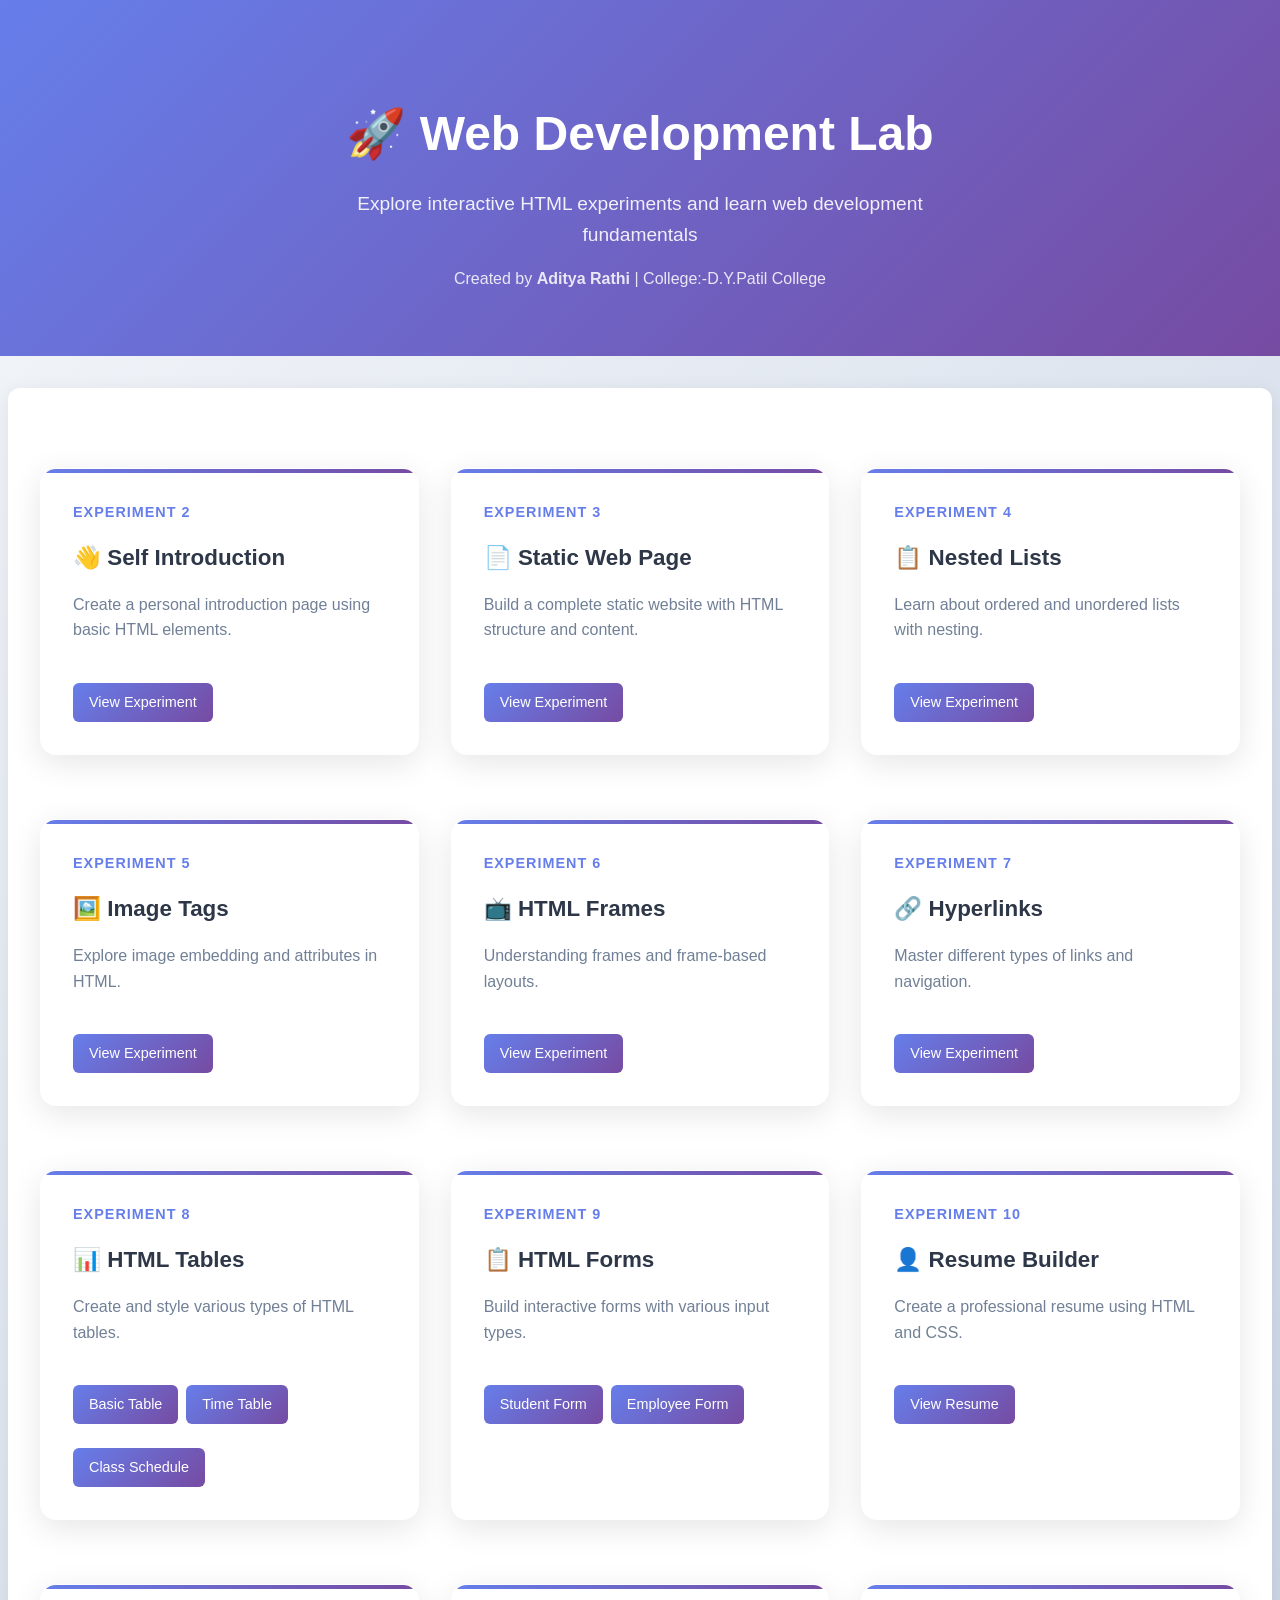
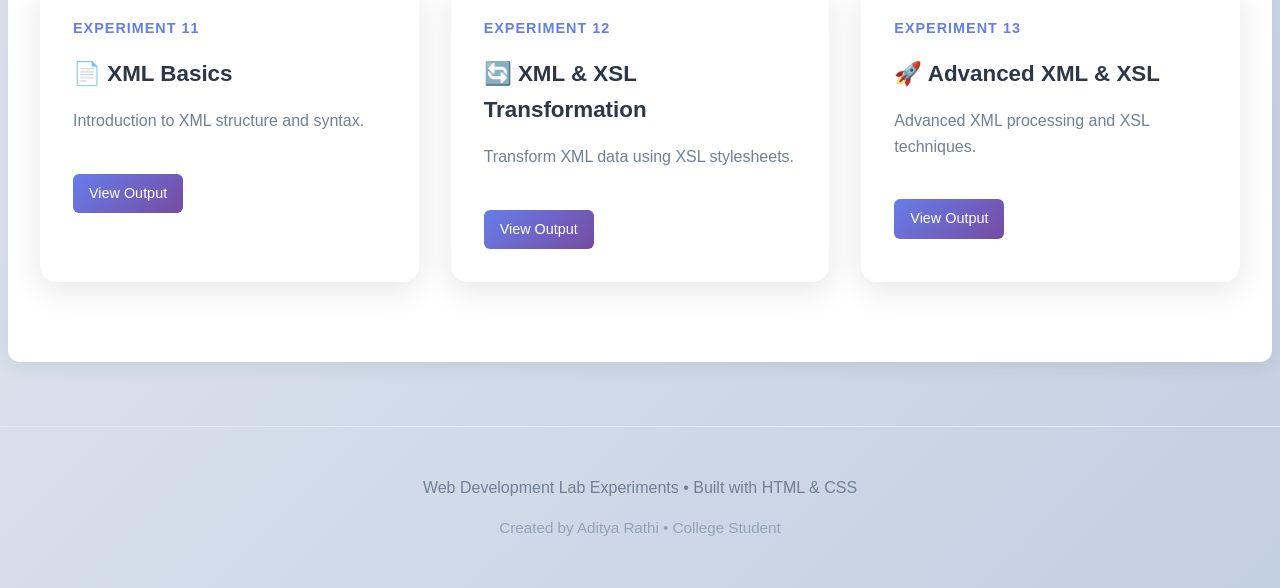
<file: index.html>
<!DOCTYPE html>
<html lang="en">
<head>
    <meta charset="UTF-8">
    <meta name="viewport" content="width=device-width, initial-scale=1.0">
    <title>Web Development Lab - Experiments</title>
    <link rel="stylesheet" href="nav-style.css">
    <style>
        body {
            background: linear-gradient(135deg, #f5f7fa 0%, #c3cfe2 100%);
            min-height: 100vh;
            padding: 0;
        }

        .hero {
            text-align: center;
            padding: 4rem 2rem;
            background: linear-gradient(135deg, #667eea 0%, #764ba2 100%);
            color: white;
            margin-bottom: 2rem;
        }

        .hero h1 {
            font-size: 3rem;
            margin-bottom: 1rem;
            font-weight: 700;
        }

        .hero p {
            font-size: 1.2rem;
            opacity: 0.9;
            max-width: 600px;
            margin: 0 auto;
        }

        .container {
            max-width: 1200px;
            margin: 0 auto;
            padding: 2rem;
        }

        .experiments-grid {
            display: grid;
            grid-template-columns: repeat(auto-fit, minmax(350px, 1fr));
            gap: 2rem;
            margin-top: 2rem;
        }

        .experiment-card {
            background: white;
            border-radius: 16px;
            padding: 2rem;
            box-shadow: 0 8px 32px rgba(0, 0, 0, 0.1);
            border: 1px solid rgba(255, 255, 255, 0.2);
            transition: all 0.3s ease;
            position: relative;
            overflow: hidden;
        }

        .experiment-card::before {
            content: '';
            position: absolute;
            top: 0;
            left: 0;
            right: 0;
            height: 4px;
            background: linear-gradient(90deg, #667eea, #764ba2);
        }

        .experiment-card:hover {
            transform: translateY(-8px);
            box-shadow: 0 16px 48px rgba(0, 0, 0, 0.15);
        }

        .experiment-card h3 {
            margin-top: 0;
            color: #2d3748;
            font-size: 1.4rem;
            font-weight: 600;
            margin-bottom: 0.5rem;
        }

        .experiment-card .experiment-number {
            color: #667eea;
            font-weight: 700;
            font-size: 0.9rem;
            text-transform: uppercase;
            letter-spacing: 1px;
            margin-bottom: 1rem;
            display: block;
        }

        .experiment-card p {
            color: #718096;
            margin-bottom: 1.5rem;
            line-height: 1.6;
        }

        .experiment-links {
            display: flex;
            flex-wrap: wrap;
            gap: 0.5rem;
        }

        .experiment-links .btn {
            padding: 0.5rem 1rem;
            font-size: 0.9rem;
            text-decoration: none;
            border-radius: 6px;
            transition: all 0.3s ease;
        }

        .experiment-links .btn:hover {
            transform: translateY(-2px);
        }

        .footer {
            text-align: center;
            padding: 2rem;
            color: #718096;
            border-top: 1px solid #e2e8f0;
            margin-top: 4rem;
        }
    </style>
</head>
<body>
    <div class="hero">
        <h1>🚀 Web Development Lab</h1>
        <p>Explore interactive HTML experiments and learn web development fundamentals</p>
        <p style="margin-top: 1rem; font-size: 1rem; opacity: 0.85;">Created by <strong>Aditya Rathi</strong> | College:-D.Y.Patil College</p>
    </div>

    <div class="container">
        <div class="experiments-grid">
            <div class="experiment-card">
                <span class="experiment-number">Experiment 2</span>
                <h3>👋 Self Introduction</h3>
                <p>Create a personal introduction page using basic HTML elements.</p>
                <div class="experiment-links">
                    <a href="experientno2.html" class="btn">View Experiment</a>
                </div>
            </div>

            <div class="experiment-card">
                <span class="experiment-number">Experiment 3</span>
                <h3>📄 Static Web Page</h3>
                <p>Build a complete static website with HTML structure and content.</p>
                <div class="experiment-links">
                    <a href="exprimentno3.html" class="btn">View Experiment</a>
                </div>
            </div>

            <div class="experiment-card">
                <span class="experiment-number">Experiment 4</span>
                <h3>📋 Nested Lists</h3>
                <p>Learn about ordered and unordered lists with nesting.</p>
                <div class="experiment-links">
                    <a href="experimentno4.html" class="btn">View Experiment</a>
                </div>
            </div>

            <div class="experiment-card">
                <span class="experiment-number">Experiment 5</span>
                <h3>🖼️ Image Tags</h3>
                <p>Explore image embedding and attributes in HTML.</p>
                <div class="experiment-links">
                    <a href="experimentno5.html" class="btn">View Experiment</a>
                </div>
            </div>

            <div class="experiment-card">
                <span class="experiment-number">Experiment 6</span>
                <h3>📺 HTML Frames</h3>
                <p>Understanding frames and frame-based layouts.</p>
                <div class="experiment-links">
                    <a href="Experiment 6/frames.html" class="btn">View Experiment</a>
                </div>
            </div>

            <div class="experiment-card">
                <span class="experiment-number">Experiment 7</span>
                <h3>🔗 Hyperlinks</h3>
                <p>Master different types of links and navigation.</p>
                <div class="experiment-links">
                    <a href="Experiment 7/link.html" class="btn">View Experiment</a>
                </div>
            </div>

            <div class="experiment-card">
                <span class="experiment-number">Experiment 8</span>
                <h3>📊 HTML Tables</h3>
                <p>Create and style various types of HTML tables.</p>
                <div class="experiment-links">
                    <a href="Experiment 8/table1.html" class="btn">Basic Table</a>
                    <a href="Experiment 8/table2.html" class="btn">Time Table</a>
                    <a href="Experiment 8/table3.html" class="btn">Class Schedule</a>
                </div>
            </div>

            <div class="experiment-card">
                <span class="experiment-number">Experiment 9</span>
                <h3>📋 HTML Forms</h3>
                <p>Build interactive forms with various input types.</p>
                <div class="experiment-links">
                    <a href="Experiment 9/form.html" class="btn">Student Form</a>
                    <a href="Experiment 9/form1.html" class="btn">Employee Form</a>
                </div>
            </div>

            <div class="experiment-card">
                <span class="experiment-number">Experiment 10</span>
                <h3>👤 Resume Builder</h3>
                <p>Create a professional resume using HTML and CSS.</p>
                <div class="experiment-links">
                    <a href="Experiment 10/Resume.html" class="btn">View Resume</a>
                </div>
            </div>

            <div class="experiment-card">
                <span class="experiment-number">Experiment 11</span>
                <h3>📄 XML Basics</h3>
                <p>Introduction to XML structure and syntax.</p>
                <div class="experiment-links">
                    <a href="Experimentno11/student.xml" class="btn">View Output</a>
                </div>
            </div>

            <div class="experiment-card">
                <span class="experiment-number">Experiment 12</span>
                <h3>🔄 XML & XSL Transformation</h3>
                <p>Transform XML data using XSL stylesheets.</p>
                <div class="experiment-links">
                    <a href="Experimentno12/students.xml" class="btn">View Output</a>
                </div>
            </div>

            <div class="experiment-card">
                <span class="experiment-number">Experiment 13</span>
                <h3>🚀 Advanced XML & XSL</h3>
                <p>Advanced XML processing and XSL techniques.</p>
                <div class="experiment-links">
                    <a href="Experimentno13/cat.xml" class="btn">View Output</a>
                </div>
            </div>
        </div>
    </div>

    <div class="footer">
        <p>Web Development Lab Experiments • Built with HTML & CSS</p>
        <p style="margin-top: 0.5rem; font-size: 0.95rem; color: #94a3b8;">Created by Aditya Rathi • College Student</p>
    </div>
</body>
</html>
</file>
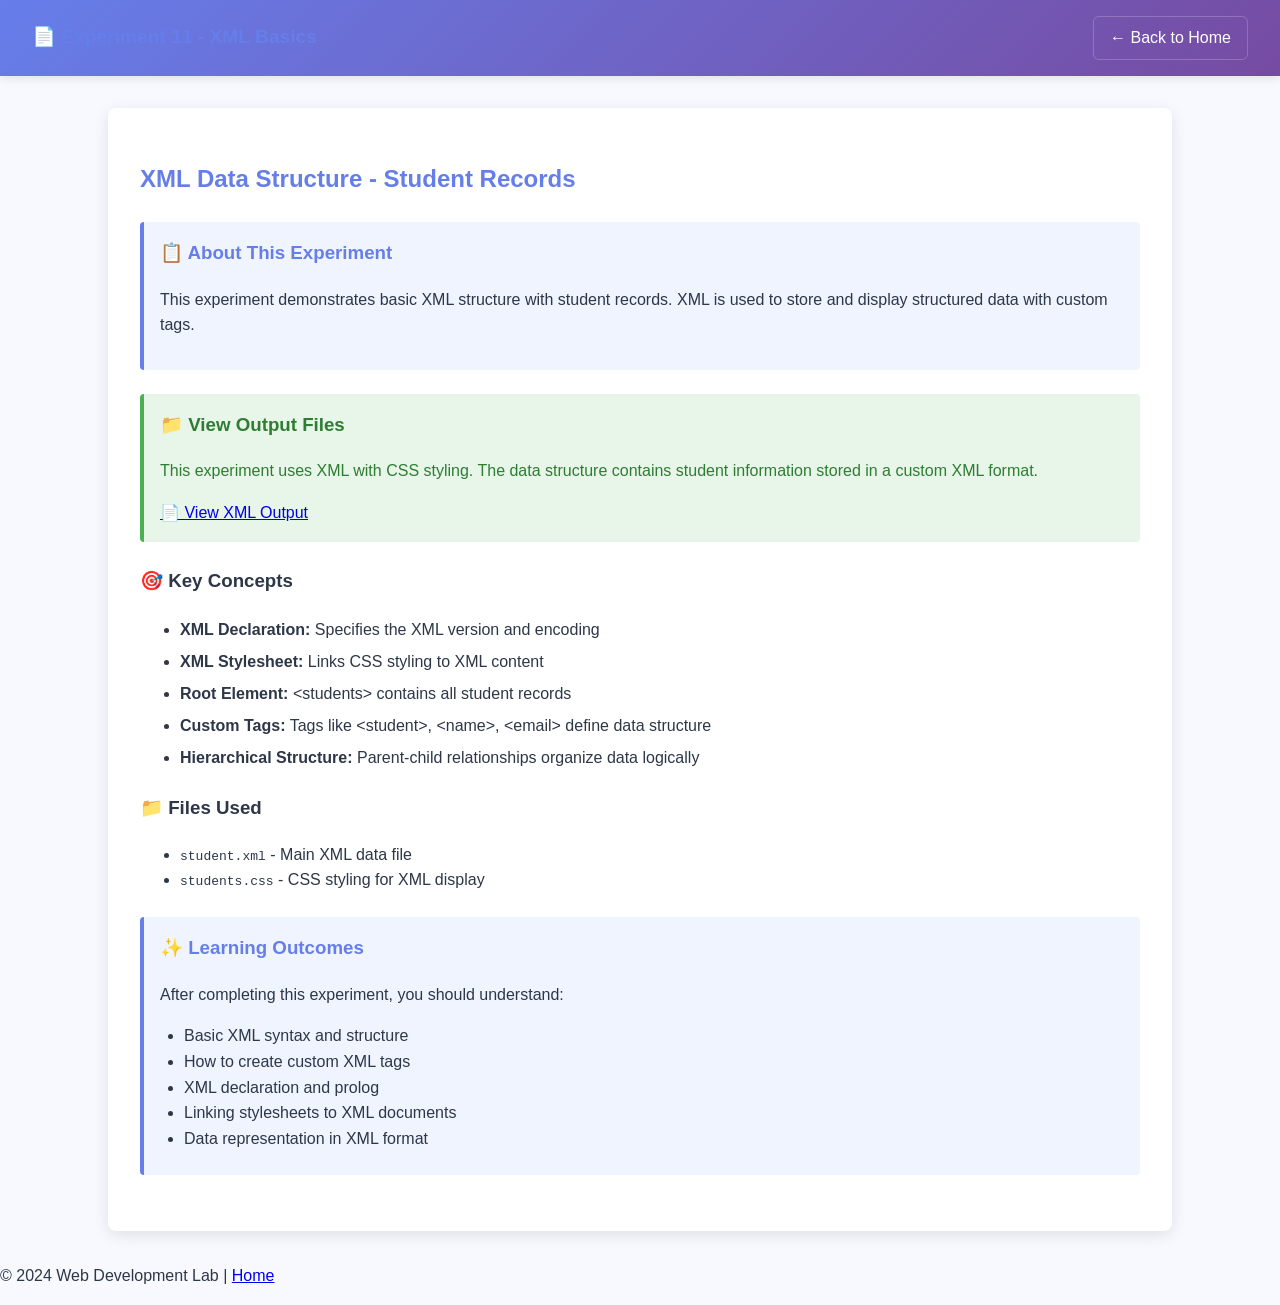
<file: Experimentno11/index.html>
<!DOCTYPE html>
<html lang="en">
<head>
    <meta charset="UTF-8">
    <meta name="viewport" content="width=device-width, initial-scale=1.0">
    <title>Experiment 11 - XML Basics</title>
    <link rel="stylesheet" href="../nav-style.css">
    <style>
        body {
            font-family: 'Segoe UI', Tahoma, Geneva, Verdana, sans-serif;
            background-color: #f8f9ff;
            color: #2d3748;
        }
        .container {
            background: white;
            padding: 2rem;
            border-radius: 8px;
            box-shadow: 0 4px 15px rgba(0, 0, 0, 0.1);
            max-width: 1000px;
            margin: 2rem auto;
        }
        h2 {
            color: #667eea;
            margin-bottom: 1.5rem;
        }
        .xml-viewer {
            background: #f5f5f5;
            border: 1px solid #e2e8f0;
            border-radius: 8px;
            padding: 1.5rem;
            margin: 1.5rem 0;
            overflow-x: auto;
            font-family: 'Courier New', monospace;
            font-size: 0.9rem;
            line-height: 1.6;
        }
        .xml-tag {
            color: #667eea;
            font-weight: 600;
        }
        .xml-attr {
            color: #764ba2;
        }
        .xml-text {
            color: #2d3748;
        }
        .info-box {
            background: #f0f4ff;
            border-left: 4px solid #667eea;
            padding: 1rem;
            margin: 1.5rem 0;
            border-radius: 4px;
        }
        .info-box h3 {
            margin-top: 0;
            color: #667eea;
        }
    </style>
</head>
<body>
    <nav class="nav-header">
        <h2 class="nav-title">📄 Experiment 11 - XML Basics</h2>
        <div class="nav-buttons">
            <a href="../index.html" class="back-btn">← Back to Home</a>
        </div>
    </nav>

    <div class="container">
        <h2>XML Data Structure - Student Records</h2>
        
        <div class="info-box">
            <h3>📋 About This Experiment</h3>
            <p>This experiment demonstrates basic XML structure with student records. XML is used to store and display structured data with custom tags.</p>
        </div>

        <div class="info-box" style="background: #e8f5e9; border-color: #4caf50;">
            <h3 style="color: #2e7d32;">📁 View Output Files</h3>
            <p style="color: #2e7d32;">This experiment uses XML with CSS styling. The data structure contains student information stored in a custom XML format.</p>
            <div class="file-links" style="margin-top: 1rem;">
                <a href="student.xml" class="file-link">📄 View XML Output</a>
            </div>
        </div>

        <h3>🎯 Key Concepts</h3>
        <ul style="line-height: 2;">
            <li><strong>XML Declaration:</strong> Specifies the XML version and encoding</li>
            <li><strong>XML Stylesheet:</strong> Links CSS styling to XML content</li>
            <li><strong>Root Element:</strong> &lt;students&gt; contains all student records</li>
            <li><strong>Custom Tags:</strong> Tags like &lt;student&gt;, &lt;name&gt;, &lt;email&gt; define data structure</li>
            <li><strong>Hierarchical Structure:</strong> Parent-child relationships organize data logically</li>
        </ul>

        <h3>📁 Files Used</h3>
        <ul>
            <li><code>student.xml</code> - Main XML data file</li>
            <li><code>students.css</code> - CSS styling for XML display</li>
        </ul>

        <div class="info-box">
            <h3>✨ Learning Outcomes</h3>
            <p>After completing this experiment, you should understand:</p>
            <ul style="margin: 0.5rem 0; padding-left: 1.5rem;">
                <li>Basic XML syntax and structure</li>
                <li>How to create custom XML tags</li>
                <li>XML declaration and prolog</li>
                <li>Linking stylesheets to XML documents</li>
                <li>Data representation in XML format</li>
            </ul>
        </div>
    </div>

    <footer class="exp-footer">
        <p>&copy; 2024 Web Development Lab | 
            <a href="../index.html">Home</a>
        </p>
    </footer>
</body>
</html>
</file>
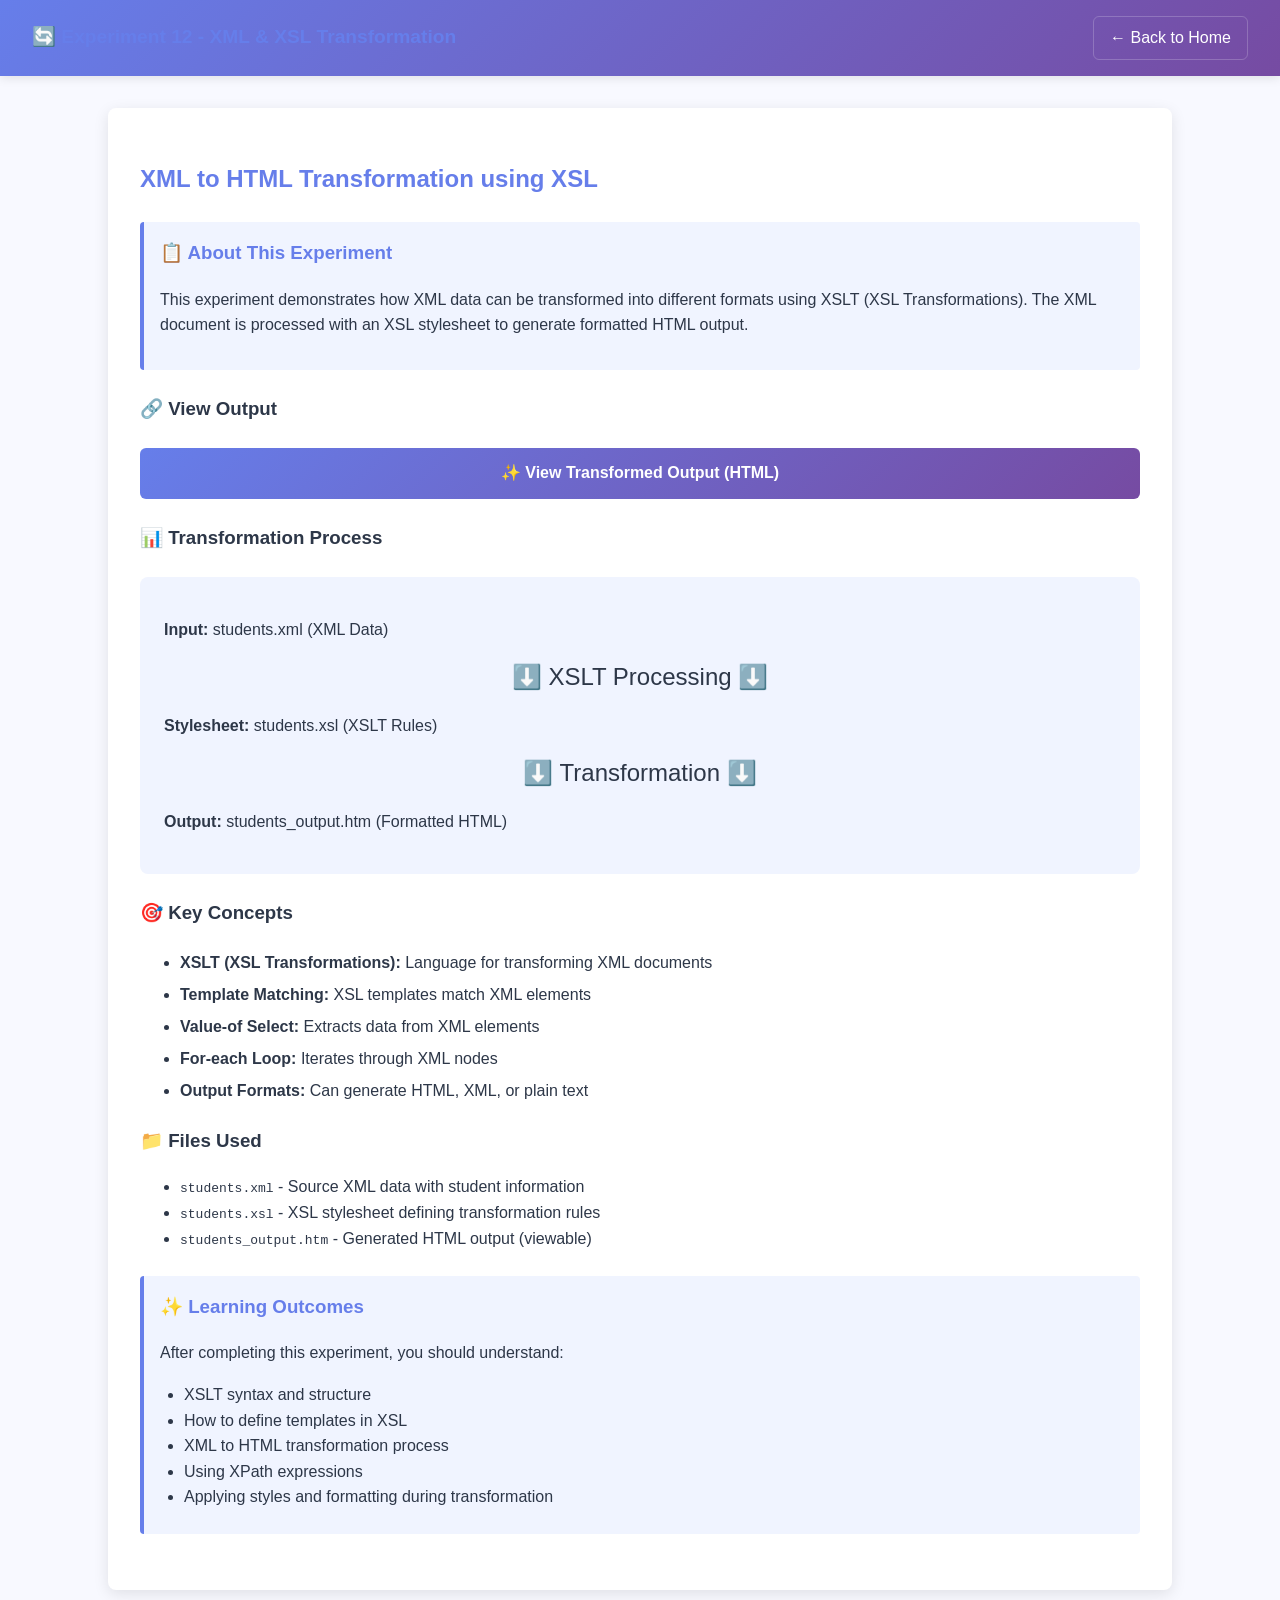
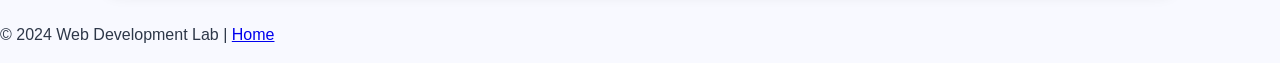
<file: Experimentno12/index.html>
<!DOCTYPE html>
<html lang="en">
<head>
    <meta charset="UTF-8">
    <meta name="viewport" content="width=device-width, initial-scale=1.0">
    <title>Experiment 12 - XML & XSL Transformation</title>
    <link rel="stylesheet" href="../nav-style.css">
    <style>
        body {
            font-family: 'Segoe UI', Tahoma, Geneva, Verdana, sans-serif;
            background-color: #f8f9ff;
            color: #2d3748;
        }
        .container {
            background: white;
            padding: 2rem;
            border-radius: 8px;
            box-shadow: 0 4px 15px rgba(0, 0, 0, 0.1);
            max-width: 1000px;
            margin: 2rem auto;
        }
        h2 {
            color: #667eea;
            margin-bottom: 1.5rem;
        }
        .xml-viewer {
            background: #f5f5f5;
            border: 1px solid #e2e8f0;
            border-radius: 8px;
            padding: 1.5rem;
            margin: 1.5rem 0;
            overflow-x: auto;
            font-family: 'Courier New', monospace;
            font-size: 0.9rem;
            line-height: 1.6;
        }
        .xml-tag {
            color: #667eea;
            font-weight: 600;
        }
        .info-box {
            background: #f0f4ff;
            border-left: 4px solid #667eea;
            padding: 1rem;
            margin: 1.5rem 0;
            border-radius: 4px;
        }
        .info-box h3 {
            margin-top: 0;
            color: #667eea;
        }
        .file-links {
            display: flex;
            gap: 1rem;
            margin: 1.5rem 0;
            flex-wrap: wrap;
        }
        .file-link {
            display: inline-block;
            background: linear-gradient(135deg, #667eea 0%, #764ba2 100%);
            color: white;
            padding: 0.8rem 1.5rem;
            border-radius: 6px;
            text-decoration: none;
            font-weight: 600;
            transition: all 0.3s ease;
        }
        .file-link:hover {
            transform: translateY(-2px);
            box-shadow: 0 5px 15px rgba(102, 126, 234, 0.4);
        }
    </style>
</head>
<body>
    <nav class="nav-header">
        <h2 class="nav-title">🔄 Experiment 12 - XML & XSL Transformation</h2>
        <div class="nav-buttons">
            <a href="../index.html" class="back-btn">← Back to Home</a>
        </div>
    </nav>

    <div class="container">
        <h2>XML to HTML Transformation using XSL</h2>
        
        <div class="info-box">
            <h3>📋 About This Experiment</h3>
            <p>This experiment demonstrates how XML data can be transformed into different formats using XSLT (XSL Transformations). The XML document is processed with an XSL stylesheet to generate formatted HTML output.</p>
        </div>

        <h3>🔗 View Output</h3>
        <div class="file-links">
            <a href="students_output.htm" class="file-link" style="width: 100%; text-align: center;">✨ View Transformed Output (HTML)</a>
        </div>

        <h3>📊 Transformation Process</h3>
        <div style="background: #f0f4ff; padding: 1.5rem; border-radius: 8px; margin: 1.5rem 0;">
            <p><strong>Input:</strong> students.xml (XML Data)</p>
            <p style="text-align: center; font-size: 1.5rem; margin: 1rem 0;">⬇️ XSLT Processing ⬇️</p>
            <p><strong>Stylesheet:</strong> students.xsl (XSLT Rules)</p>
            <p style="text-align: center; font-size: 1.5rem; margin: 1rem 0;">⬇️ Transformation ⬇️</p>
            <p><strong>Output:</strong> students_output.htm (Formatted HTML)</p>
        </div>

        <h3>🎯 Key Concepts</h3>
        <ul style="line-height: 2;">
            <li><strong>XSLT (XSL Transformations):</strong> Language for transforming XML documents</li>
            <li><strong>Template Matching:</strong> XSL templates match XML elements</li>
            <li><strong>Value-of Select:</strong> Extracts data from XML elements</li>
            <li><strong>For-each Loop:</strong> Iterates through XML nodes</li>
            <li><strong>Output Formats:</strong> Can generate HTML, XML, or plain text</li>
        </ul>

        <h3>📁 Files Used</h3>
        <ul>
            <li><code>students.xml</code> - Source XML data with student information</li>
            <li><code>students.xsl</code> - XSL stylesheet defining transformation rules</li>
            <li><code>students_output.htm</code> - Generated HTML output (viewable)</li>
        </ul>

        <div class="info-box">
            <h3>✨ Learning Outcomes</h3>
            <p>After completing this experiment, you should understand:</p>
            <ul style="margin: 0.5rem 0; padding-left: 1.5rem;">
                <li>XSLT syntax and structure</li>
                <li>How to define templates in XSL</li>
                <li>XML to HTML transformation process</li>
                <li>Using XPath expressions</li>
                <li>Applying styles and formatting during transformation</li>
            </ul>
        </div>
    </div>

    <footer class="exp-footer">
        <p>&copy; 2024 Web Development Lab | 
            <a href="../index.html">Home</a>
        </p>
    </footer>
</body>
</html>
</file>
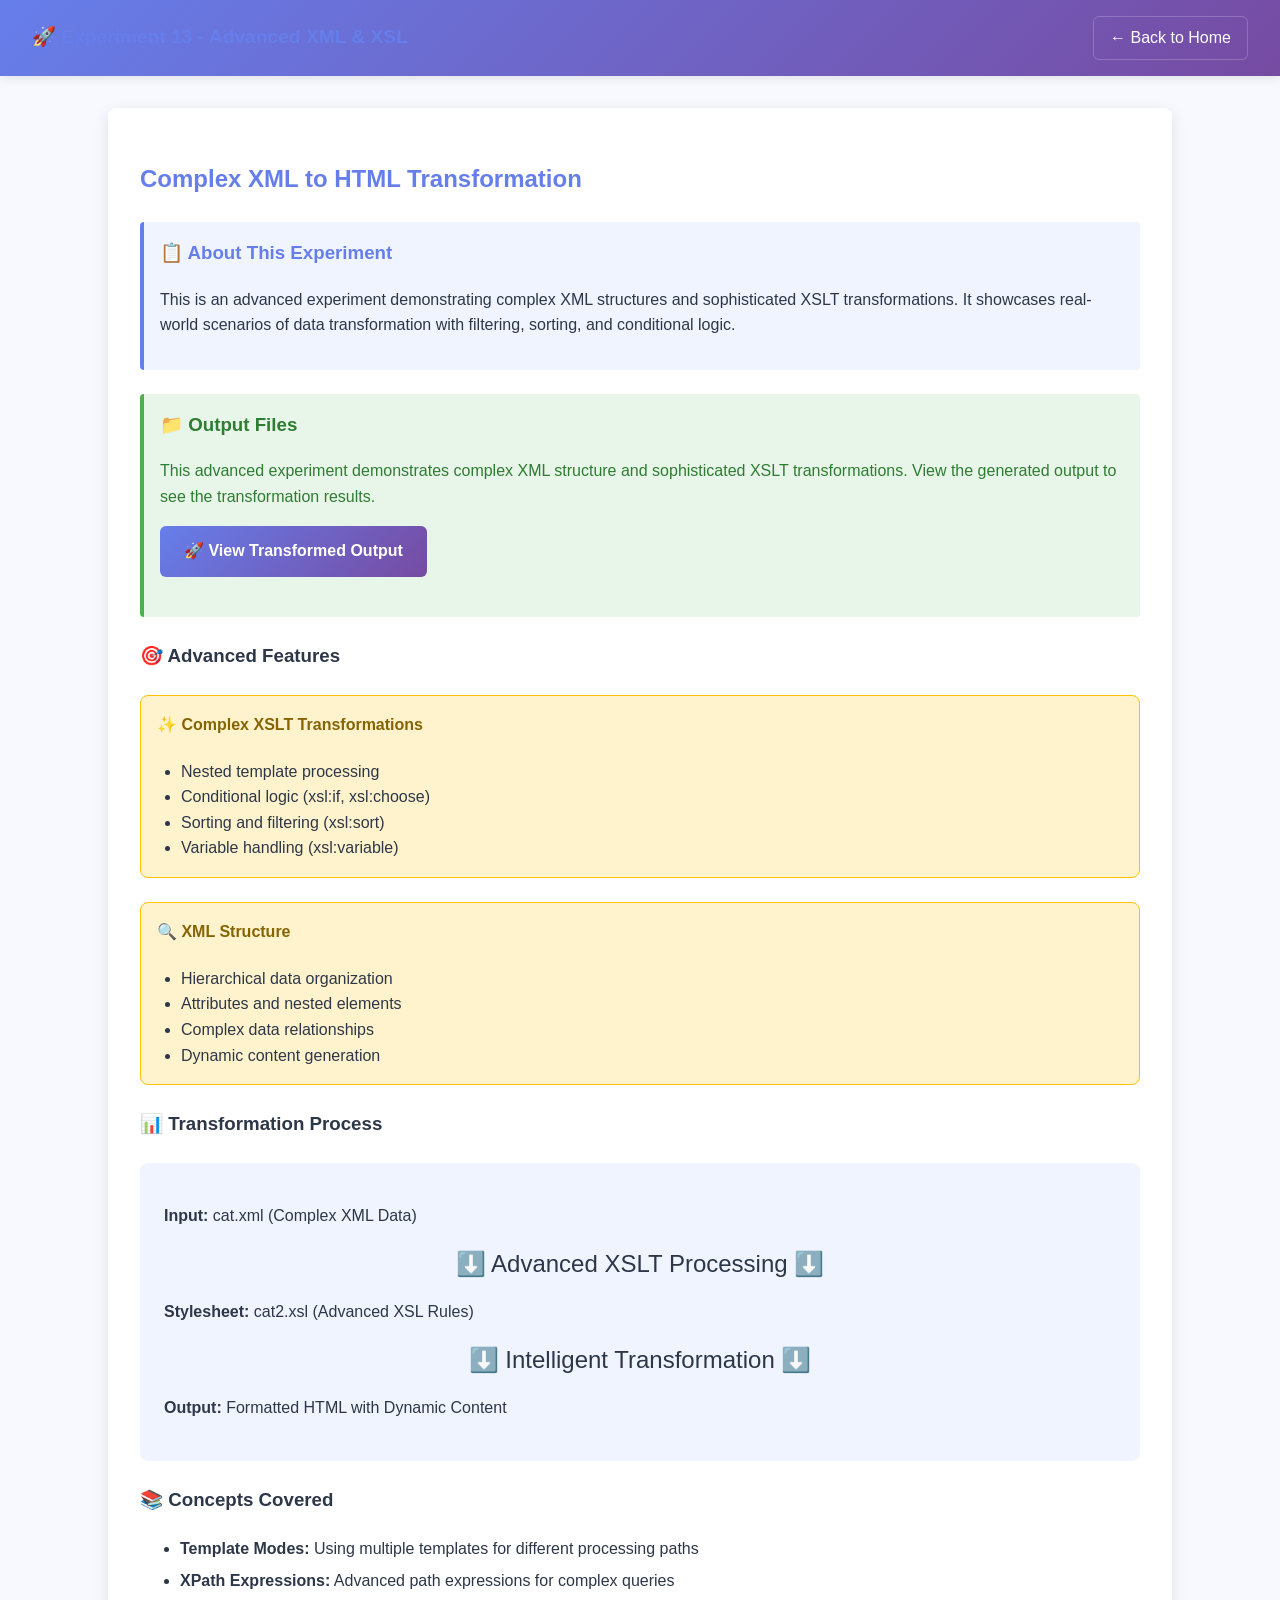
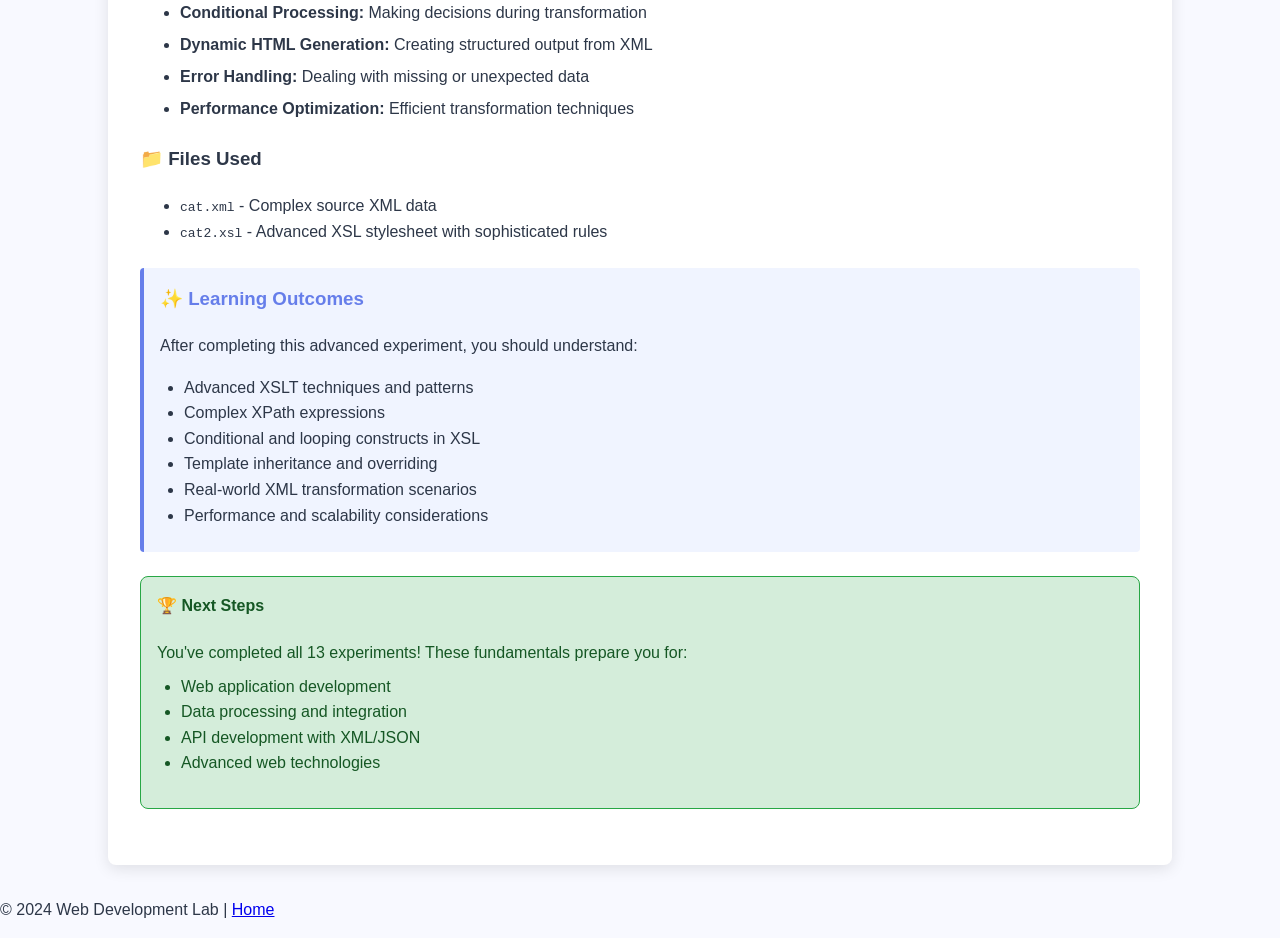
<file: Experimentno13/index.html>
<!DOCTYPE html>
<html lang="en">
<head>
    <meta charset="UTF-8">
    <meta name="viewport" content="width=device-width, initial-scale=1.0">
    <title>Experiment 13 - Advanced XML & XSL</title>
    <link rel="stylesheet" href="../nav-style.css">
    <style>
        body {
            font-family: 'Segoe UI', Tahoma, Geneva, Verdana, sans-serif;
            background-color: #f8f9ff;
            color: #2d3748;
        }
        .container {
            background: white;
            padding: 2rem;
            border-radius: 8px;
            box-shadow: 0 4px 15px rgba(0, 0, 0, 0.1);
            max-width: 1000px;
            margin: 2rem auto;
        }
        h2 {
            color: #667eea;
            margin-bottom: 1.5rem;
        }
        .info-box {
            background: #f0f4ff;
            border-left: 4px solid #667eea;
            padding: 1rem;
            margin: 1.5rem 0;
            border-radius: 4px;
        }
        .info-box h3 {
            margin-top: 0;
            color: #667eea;
        }
        .file-links {
            display: flex;
            gap: 1rem;
            margin: 1.5rem 0;
            flex-wrap: wrap;
        }
        .file-link {
            display: inline-block;
            background: linear-gradient(135deg, #667eea 0%, #764ba2 100%);
            color: white;
            padding: 0.8rem 1.5rem;
            border-radius: 6px;
            text-decoration: none;
            font-weight: 600;
            transition: all 0.3s ease;
        }
        .file-link:hover {
            transform: translateY(-2px);
            box-shadow: 0 5px 15px rgba(102, 126, 234, 0.4);
        }
        .feature-box {
            background: #fff3cd;
            border: 1px solid #ffc107;
            padding: 1rem;
            border-radius: 8px;
            margin: 1.5rem 0;
        }
        .feature-box h4 {
            color: #856404;
            margin-top: 0;
        }
    </style>
</head>
<body>
    <nav class="nav-header">
        <h2 class="nav-title">🚀 Experiment 13 - Advanced XML & XSL</h2>
        <div class="nav-buttons">
            <a href="../index.html" class="back-btn">← Back to Home</a>
        </div>
    </nav>

    <div class="container">
        <h2>Complex XML to HTML Transformation</h2>
        
        <div class="info-box">
            <h3>📋 About This Experiment</h3>
            <p>This is an advanced experiment demonstrating complex XML structures and sophisticated XSLT transformations. It showcases real-world scenarios of data transformation with filtering, sorting, and conditional logic.</p>
        </div>

        <div class="info-box" style="background: #e8f5e9; border-color: #4caf50;">
            <h3 style="color: #2e7d32;">📁 Output Files</h3>
            <p style="color: #2e7d32;">This advanced experiment demonstrates complex XML structure and sophisticated XSLT transformations. View the generated output to see the transformation results.</p>
            <div class="file-links" style="margin-top: 1rem;">
                <a href="cat.xml" class="file-link">🚀 View Transformed Output</a>
            </div>
        </div>

        <h3>🎯 Advanced Features</h3>
        <div class="feature-box">
            <h4>✨ Complex XSLT Transformations</h4>
            <ul style="margin: 0; padding-left: 1.5rem;">
                <li>Nested template processing</li>
                <li>Conditional logic (xsl:if, xsl:choose)</li>
                <li>Sorting and filtering (xsl:sort)</li>
                <li>Variable handling (xsl:variable)</li>
            </ul>
        </div>

        <div class="feature-box">
            <h4>🔍 XML Structure</h4>
            <ul style="margin: 0; padding-left: 1.5rem;">
                <li>Hierarchical data organization</li>
                <li>Attributes and nested elements</li>
                <li>Complex data relationships</li>
                <li>Dynamic content generation</li>
            </ul>
        </div>

        <h3>📊 Transformation Process</h3>
        <div style="background: #f0f4ff; padding: 1.5rem; border-radius: 8px; margin: 1.5rem 0;">
            <p><strong>Input:</strong> cat.xml (Complex XML Data)</p>
            <p style="text-align: center; font-size: 1.5rem; margin: 1rem 0;">⬇️ Advanced XSLT Processing ⬇️</p>
            <p><strong>Stylesheet:</strong> cat2.xsl (Advanced XSL Rules)</p>
            <p style="text-align: center; font-size: 1.5rem; margin: 1rem 0;">⬇️ Intelligent Transformation ⬇️</p>
            <p><strong>Output:</strong> Formatted HTML with Dynamic Content</p>
        </div>

        <h3>📚 Concepts Covered</h3>
        <ul style="line-height: 2;">
            <li><strong>Template Modes:</strong> Using multiple templates for different processing paths</li>
            <li><strong>XPath Expressions:</strong> Advanced path expressions for complex queries</li>
            <li><strong>Conditional Processing:</strong> Making decisions during transformation</li>
            <li><strong>Dynamic HTML Generation:</strong> Creating structured output from XML</li>
            <li><strong>Error Handling:</strong> Dealing with missing or unexpected data</li>
            <li><strong>Performance Optimization:</strong> Efficient transformation techniques</li>
        </ul>

        <h3>📁 Files Used</h3>
        <ul>
            <li><code>cat.xml</code> - Complex source XML data</li>
            <li><code>cat2.xsl</code> - Advanced XSL stylesheet with sophisticated rules</li>
        </ul>

        <div class="info-box">
            <h3>✨ Learning Outcomes</h3>
            <p>After completing this advanced experiment, you should understand:</p>
            <ul style="margin: 0.5rem 0; padding-left: 1.5rem;">
                <li>Advanced XSLT techniques and patterns</li>
                <li>Complex XPath expressions</li>
                <li>Conditional and looping constructs in XSL</li>
                <li>Template inheritance and overriding</li>
                <li>Real-world XML transformation scenarios</li>
                <li>Performance and scalability considerations</li>
            </ul>
        </div>

        <div class="feature-box" style="background: #d4edda; border-color: #28a745;">
            <h4 style="color: #155724;">🏆 Next Steps</h4>
            <p style="margin: 0; color: #155724;">
                You've completed all 13 experiments! These fundamentals prepare you for:
                <ul style="margin: 0.5rem 0; padding-left: 1.5rem; color: #155724;">
                    <li>Web application development</li>
                    <li>Data processing and integration</li>
                    <li>API development with XML/JSON</li>
                    <li>Advanced web technologies</li>
                </ul>
            </p>
        </div>
    </div>

    <footer class="exp-footer">
        <p>&copy; 2024 Web Development Lab | 
            <a href="../index.html">Home</a>
        </p>
    </footer>
</body>
</html>
</file>
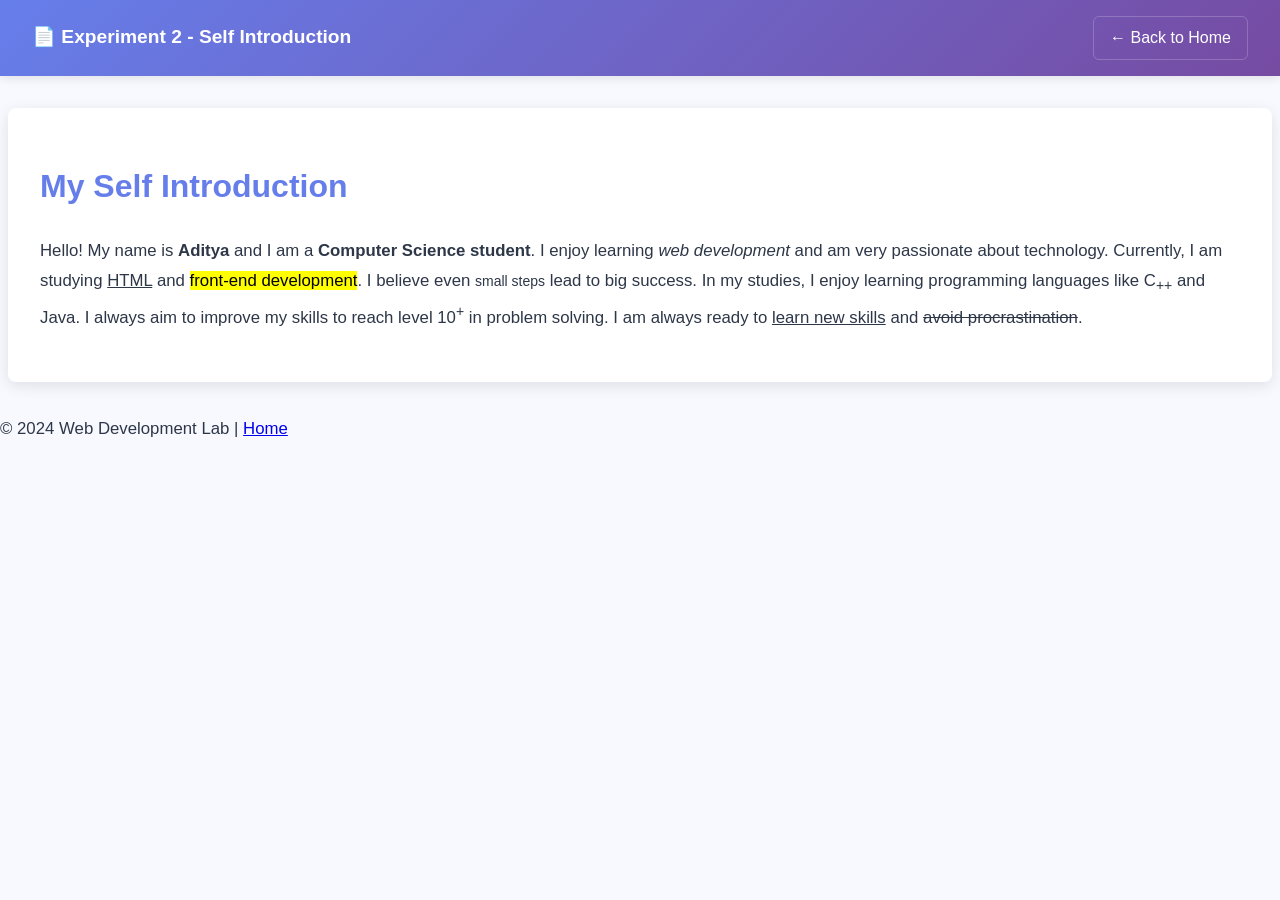
<file: experientno2.html>
<!DOCTYPE html>
<html>
<head>
    <title>Self Introduction </title>
    <link rel="stylesheet" href="nav-style.css">
    <style>
        body {
            font-family: 'Segoe UI', Tahoma, Geneva, Verdana, sans-serif;
            background-color: #f8f9ff;
            color: #2d3748;
        }
        .experiment-container {
            background: white;
            border-radius: 8px;
            box-shadow: 0 4px 15px rgba(0, 0, 0, 0.1);
        }
        h1 {
            color: #667eea;
            margin-bottom: 1.5rem;
        }
        p {
            line-height: 1.8;
            font-size: 1.05rem;
        }
    </style>
</head>
<body>
    <nav class="nav-header">
        <h2 class="nav-title">📄 Experiment 2 - Self Introduction</h2>
        <div class="nav-buttons">
            <a href="index.html" class="back-btn">← Back to Home</a>
        </div>
    </nav>

    <div class="experiment-container">
        <h1>My Self Introduction</h1>

    <p>
        Hello! My name is <b>Aditya</b> and I am a <strong>Computer Science student</strong>.
        I enjoy learning <i>web development</i> and am very passionate about technology.
        Currently, I am studying <u>HTML</u> and <mark>front-end development</mark>.
        I believe even <small>small steps</small> lead to big success.
        In my studies, I enjoy learning programming languages like C<sub>++</sub> and Java.
        I always aim to improve my skills to reach level 10<sup>+</sup> in problem solving.
        I am always ready to <ins>learn new skills</ins> and <del>avoid procrastination</del>.
    </p>
    </div>

    <footer class="exp-footer">
        <p>&copy; 2024 Web Development Lab | 
            <a href="index.html">Home</a>
        </p>
    </footer>
</body>
</html>
</file>
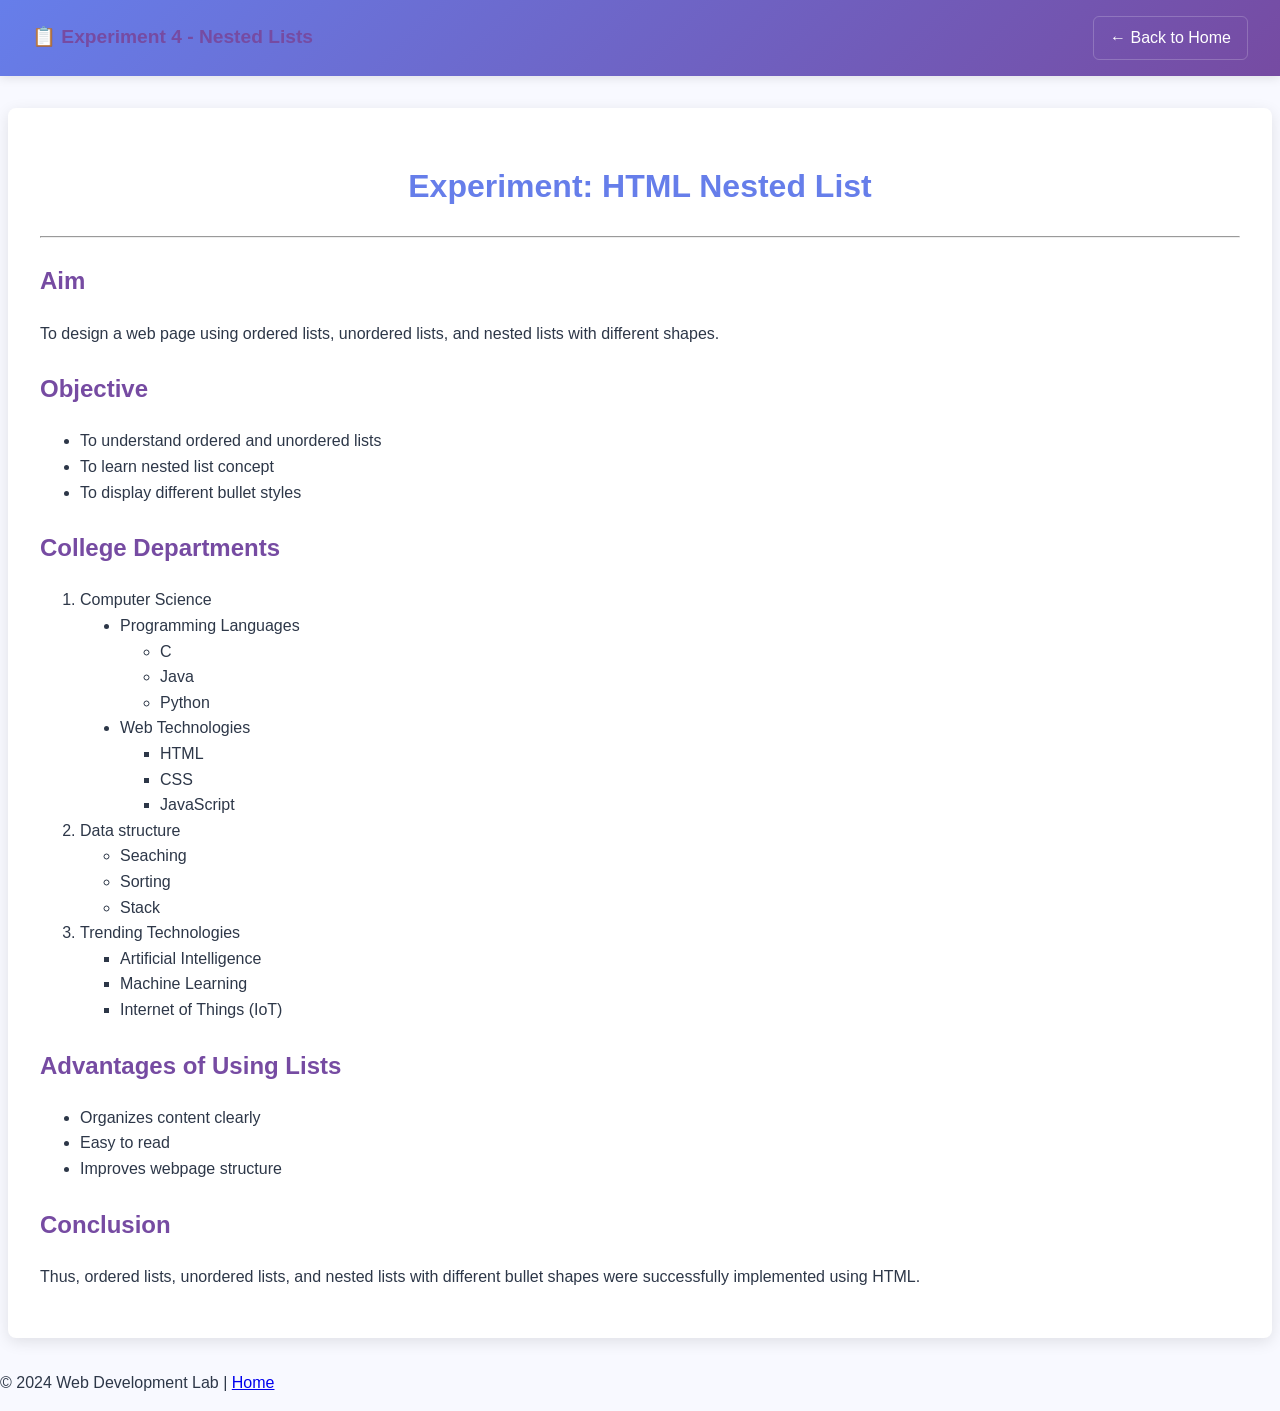
<file: experimentno4.html>
<!DOCTYPE html>
<html>
<head>
    <title>HTML Nested List Experiment</title>
    <link rel="stylesheet" href="nav-style.css">
    <style>
        body {
            font-family: 'Segoe UI', Tahoma, Geneva, Verdana, sans-serif;
            background-color: #f8f9ff;
            color: #2d3748;
        }
        .experiment-container {
            background: white;
            border-radius: 8px;
            box-shadow: 0 4px 15px rgba(0, 0, 0, 0.1);
        }
        h1 {
            color: #667eea;
            margin-bottom: 1.5rem;
            text-align: center;
        }
        h2 {
            color: #764ba2;
            margin-top: 1.5rem;
        }
    </style>
</head>

<body>
    <nav class="nav-header">
        <h2 class="nav-title">📋 Experiment 4 - Nested Lists</h2>
        <div class="nav-buttons">
            <a href="index.html" class="back-btn">← Back to Home</a>
        </div>
    </nav>

    <div class="experiment-container">
<h1>Experiment: HTML Nested List</h1>

<hr>

<h2>Aim</h2>
<p>To design a web page using ordered lists, unordered lists, and nested lists with different shapes.</p>

<h2>Objective</h2>
<ul>
    <li>To understand ordered and unordered lists</li>
    <li>To learn nested list concept</li>
    <li>To display different bullet styles</li>
</ul>



<h2>College Departments</h2>

<ol>
    <li>Computer Science
        <ul type="disc">
            <li>Programming Languages
                <ul type="circle">
                    <li>C</li>
                    <li>Java</li>
                    <li>Python</li>
                </ul>
            </li>
            <li>Web Technologies
                <ul type="square">
                    <li>HTML</li>
                    <li>CSS</li>
                    <li>JavaScript</li>
                </ul>
            </li>
        </ul>
    </li>

    <li>Data structure
        <ul type="circle">
            <li>Seaching</li>
            <li>Sorting</li>
            <li>Stack</li>
        </ul>
    </li>

    <li>Trending Technologies
        <ul type="square">
            <li>Artificial Intelligence</li>
            <li>Machine Learning</li>
            <li>Internet of Things (IoT)</li>
        </ul>
    </li>
</ol>

<h2>Advantages of Using Lists</h2>
<ul type="disc">
    <li>Organizes content clearly</li>
    <li>Easy to read</li>
    <li>Improves webpage structure</li>
</ul>

<h2>Conclusion</h2>
<p>
Thus, ordered lists, unordered lists, and nested lists with different bullet shapes were successfully implemented using HTML.
</p>
    </div>

    <footer class="exp-footer">
        <p>&copy; 2024 Web Development Lab | 
            <a href="index.html">Home</a>
        </p>
    </footer>
</body>
</html>
</file>
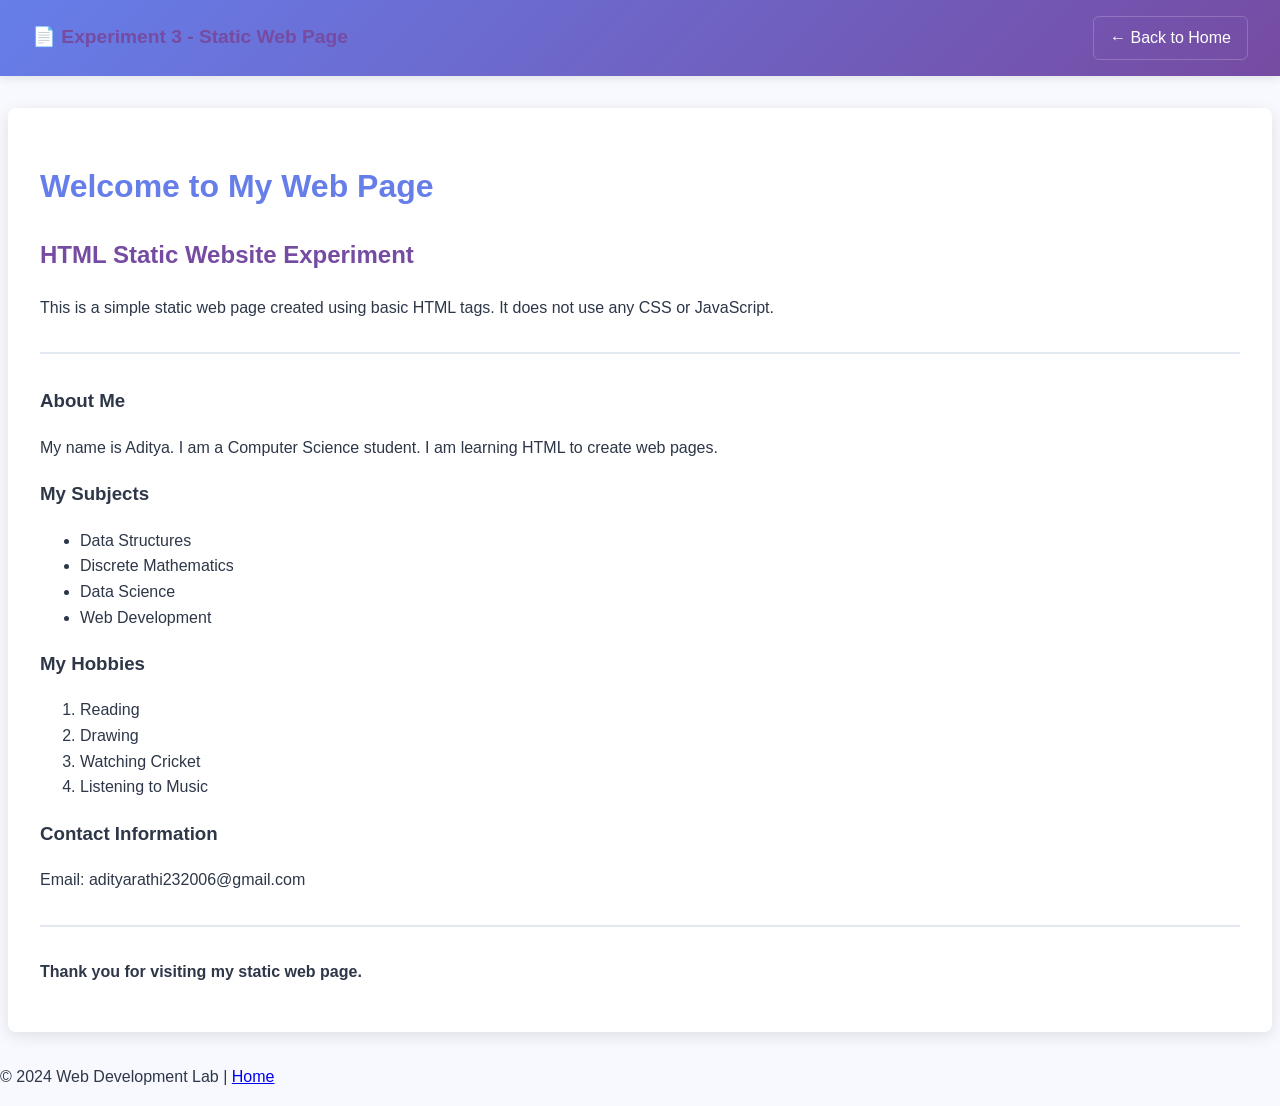
<file: exprimentno3.html>
<!DOCTYPE html>
<html>
<head>
    <title>My Static Web Page</title>
    <link rel="stylesheet" href="nav-style.css">
    <style>
        body {
            font-family: 'Segoe UI', Tahoma, Geneva, Verdana, sans-serif;
            background-color: #f8f9ff;
            color: #2d3748;
        }
        .experiment-container {
            background: white;
            border-radius: 8px;
            box-shadow: 0 4px 15px rgba(0, 0, 0, 0.1);
        }
        h1 {
            color: #667eea;
            margin-bottom: 1.5rem;
        }
        h2 {
            color: #764ba2;
        }
        hr {
            border: 1px solid #e2e8f0;
            margin: 2rem 0;
        }
    </style>
</head>

<body>
    <nav class="nav-header">
        <h2 class="nav-title">📄 Experiment 3 - Static Web Page</h2>
        <div class="nav-buttons">
            <a href="index.html" class="back-btn">← Back to Home</a>
        </div>
    </nav>

    <div class="experiment-container">
        <h1>Welcome to My Web Page</h1>
    <h2>HTML Static Website Experiment</h2>

    <p>
        This is a simple static web page created using basic HTML tags.
        It does not use any CSS or JavaScript.
    </p>

    <hr>

    <h3>About Me</h3>
    <p>
        My name is Aditya. I am a Computer Science student.
        I am learning HTML to create web pages.
    </p>

    <h3>My Subjects</h3>
    <ul>
        <li>Data Structures</li>
        <li>Discrete Mathematics</li>
        <li>Data Science</li>
        <li>Web Development</li>
    </ul>

    <h3>My Hobbies</h3>
    <ol>
        <li>Reading</li>
        <li>Drawing</li>
        <li>Watching Cricket</li>
        <li>Listening to Music</li>
    </ol>

    <h3>Contact Information</h3>
    <p>Email: adityarathi232006@gmail.com</p>
    

    <hr>

    <p>
        <b>Thank you for visiting my static web page.</b>
    </p>
    </div>

    <footer class="exp-footer">
        <p>&copy; 2024 Web Development Lab | 
            <a href="index.html">Home</a>
        </p>
    </footer>
</body>
</html>
</file>
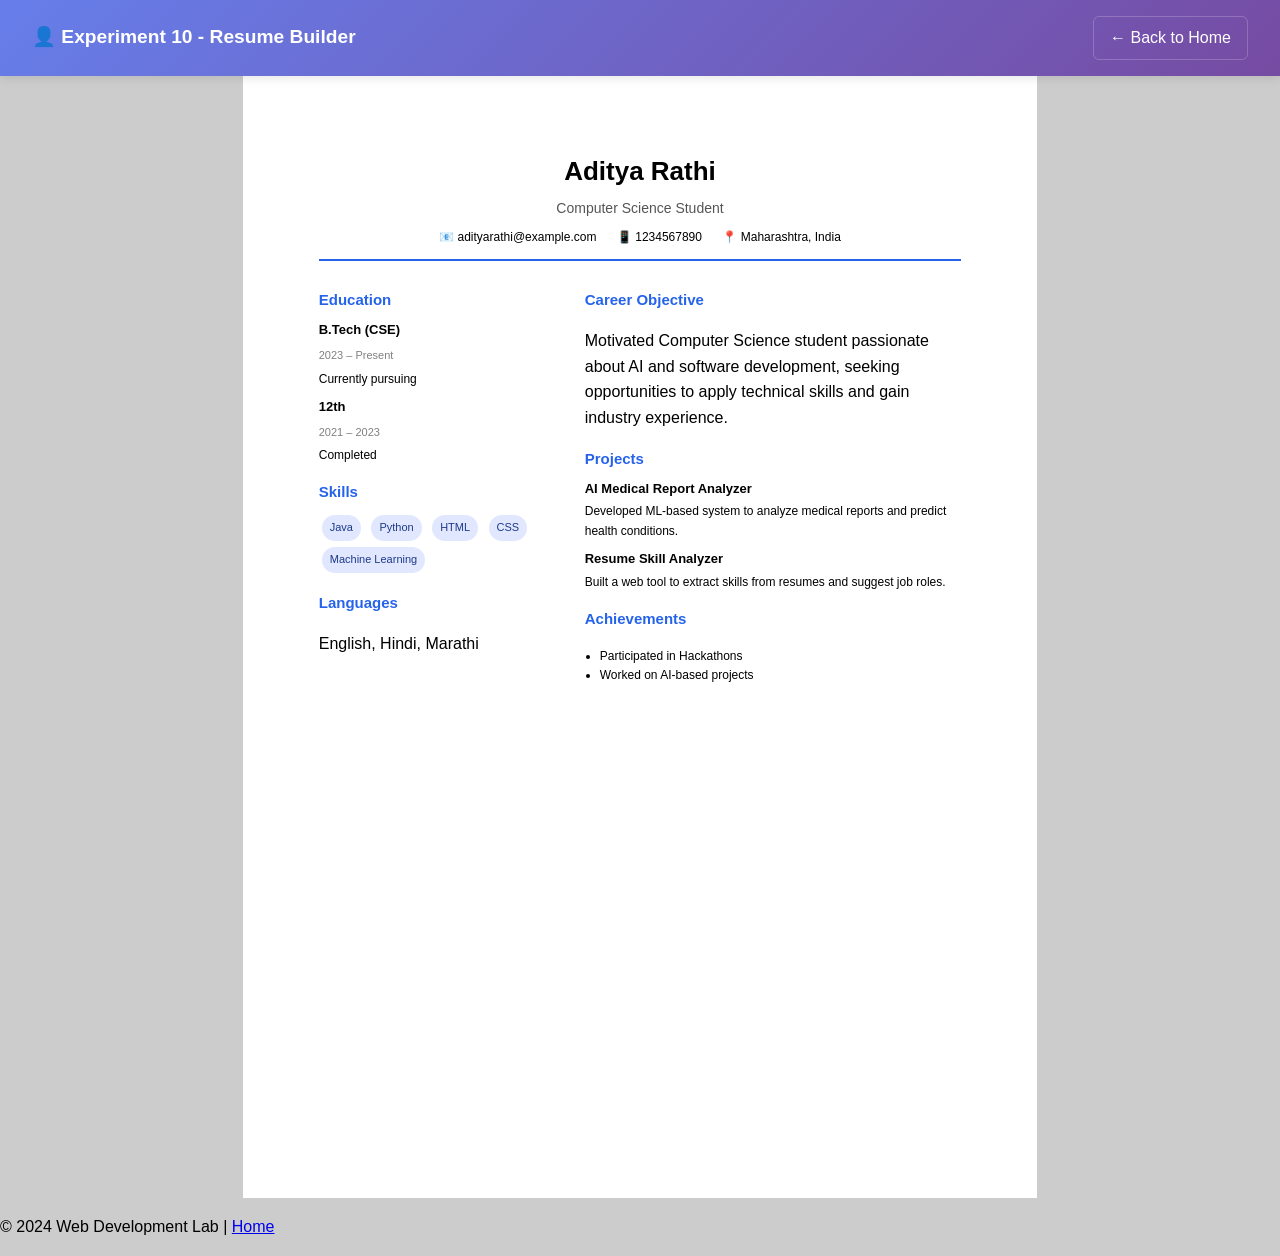
<file: Experiment 10/Resume.html>
<!DOCTYPE html>
<html lang="en">

<head>
    <meta charset="UTF-8">
    <title>Resume - Aditya Rathi</title>
    <link rel="stylesheet" href="style.css">
    <link rel="stylesheet" href="../nav-style.css">
</head>

<body>
    <nav class="nav-header">
        <h2 class="nav-title">👤 Experiment 10 - Resume Builder</h2>
        <div class="nav-buttons">
            <a href="../index.html" class="back-btn">← Back to Home</a>
        </div>
    </nav>

    <div class="resume">

        <!-- HEADER -->
        <div class="header">
            <h1>Aditya Rathi</h1>
            <p>Computer Science Student</p>
            <div class="contact">
                <span>📧 adityarathi@example.com</span>
                <span>📱 1234567890</span>
                <span>📍 Maharashtra, India</span>
            </div>
        </div>

        <!-- CONTENT -->
        <div class="content">

            <!-- LEFT -->
            <div class="left">

                <div class="section">
                    <h2>Education</h2>
                    <div class="item">
                        <h3>B.Tech (CSE)</h3>
                        <span>2023 – Present</span>
                        <p>Currently pursuing</p>
                    </div>

                    <div class="item">
                        <h3>12th</h3>
                        <span>2021 – 2023</span>
                        <p>Completed</p>
                    </div>
                </div>

                <div class="section">
                    <h2>Skills</h2>
                    <div class="tags">
                        <span>Java</span>
                        <span>Python</span>
                        <span>HTML</span>
                        <span>CSS</span>
                        <span>Machine Learning</span>
                    </div>
                </div>

                <div class="section">
                    <h2>Languages</h2>
                    <p>English, Hindi, Marathi</p>
                </div>

            </div>

            <!-- RIGHT -->
            <div class="right">

                <div class="section">
                    <h2>Career Objective</h2>
                    <p>
                        Motivated Computer Science student passionate about AI and software development,
                        seeking opportunities to apply technical skills and gain industry experience.
                    </p>
                </div>

                <div class="section">
                    <h2>Projects</h2>

                    <div class="item">
                        <h3>AI Medical Report Analyzer</h3>
                        <p>
                            Developed ML-based system to analyze medical reports and predict health conditions.
                        </p>
                    </div>

                    <div class="item">
                        <h3>Resume Skill Analyzer</h3>
                        <p>
                            Built a web tool to extract skills from resumes and suggest job roles.
                        </p>
                    </div>

                </div>

                <div class="section">
                    <h2>Achievements</h2>
                    <ul>
                        <li>Participated in Hackathons</li>
                        <li>Worked on AI-based projects</li>
                    </ul>
                </div>

            </div>

        </div>

    </div>

    <footer class="exp-footer">
        <p>&copy; 2024 Web Development Lab | 
            <a href="../index.html">Home</a>
        </p>
    </footer>
</body>

</html>
</file>
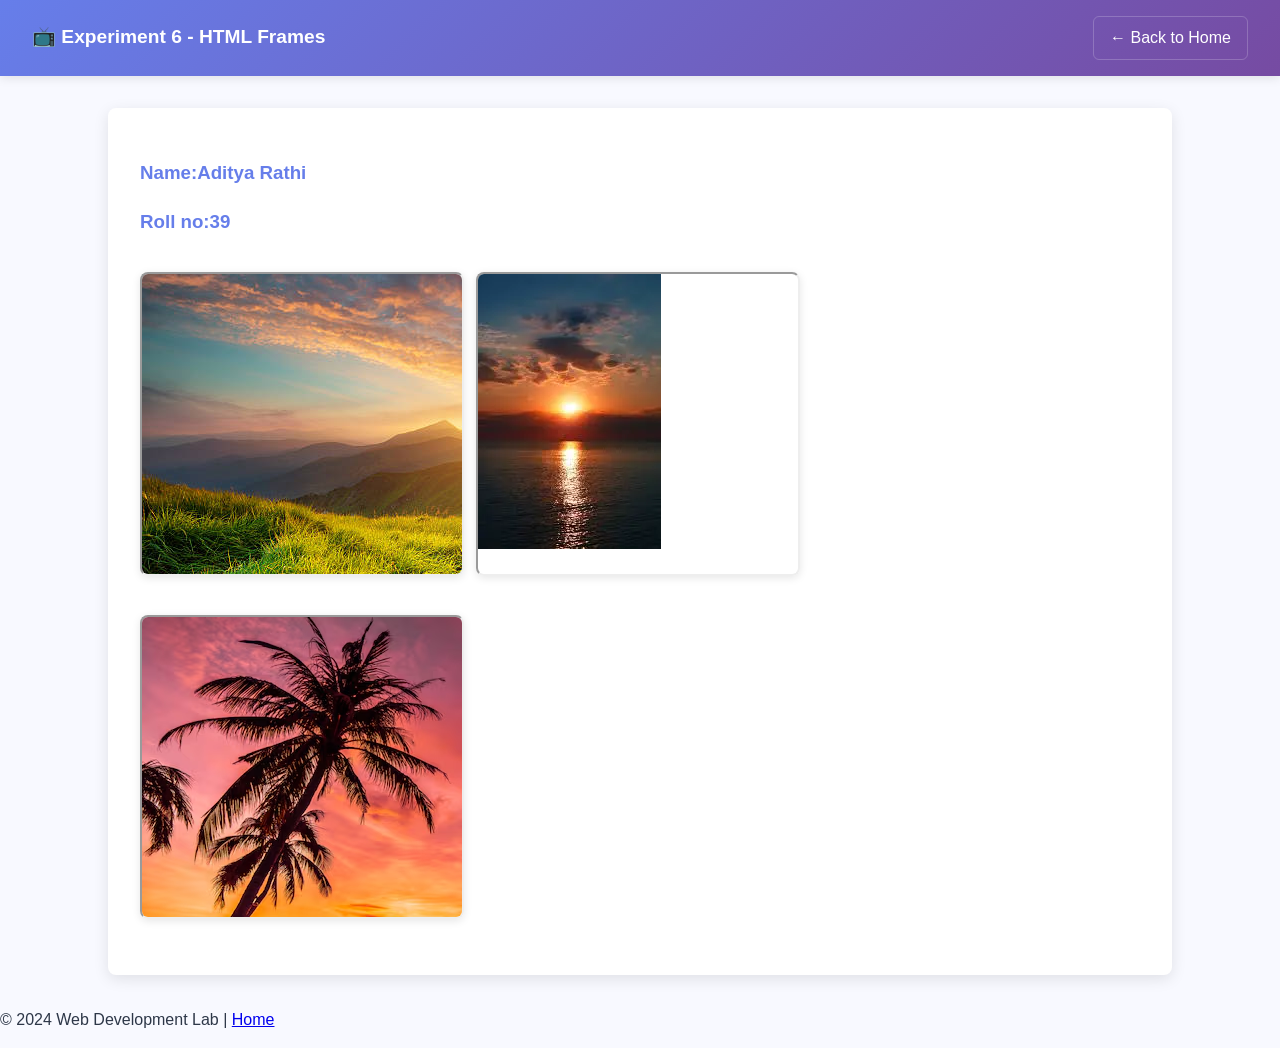
<file: Experiment 6/frames.html>
<!DOCTYPE html>
<html>
<head>
<title>Images in Frames</title>
<link rel="stylesheet" href="../nav-style.css">
<style>
    body {
        font-family: 'Segoe UI', Tahoma, Geneva, Verdana, sans-serif;
        background-color: #f8f9ff;
        color: #2d3748;
    }
    .frames-container {
        background: white;
        padding: 2rem;
        border-radius: 8px;
        box-shadow: 0 4px 15px rgba(0, 0, 0, 0.1);
        max-width: 1000px;
        margin: 2rem auto;
    }
    h3 {
        color: #667eea;
    }
    iframe {
        border-radius: 8px;
        margin: 1rem 0.5rem 1rem 0;
        box-shadow: 0 2px 8px rgba(0, 0, 0, 0.1);
    }
</style>
</head>

<body>
    <nav class="nav-header">
        <h2 class="nav-title">📺 Experiment 6 - HTML Frames</h2>
        <div class="nav-buttons">
            <a href="../index.html" class="back-btn">← Back to Home</a>
        </div>
    </nav>

    <div class="frames-container">
     <h3>Name:Aditya Rathi</h3>
    <h3>Roll no:39</h3>

<iframe src="nature.jpg" width="32%" height="300" title="Image 1"></iframe>

<iframe src="sun.jpg" width="32%" height="300" title="Image 2"></iframe>

<iframe src="sunset.jpg" width="32%" height="300" title="Image 3"></iframe>
    </div>

    <footer class="exp-footer">
        <p>&copy; 2024 Web Development Lab | 
            <a href="../index.html">Home</a>
        </p>
    </footer>
</body>
</html>
</file>
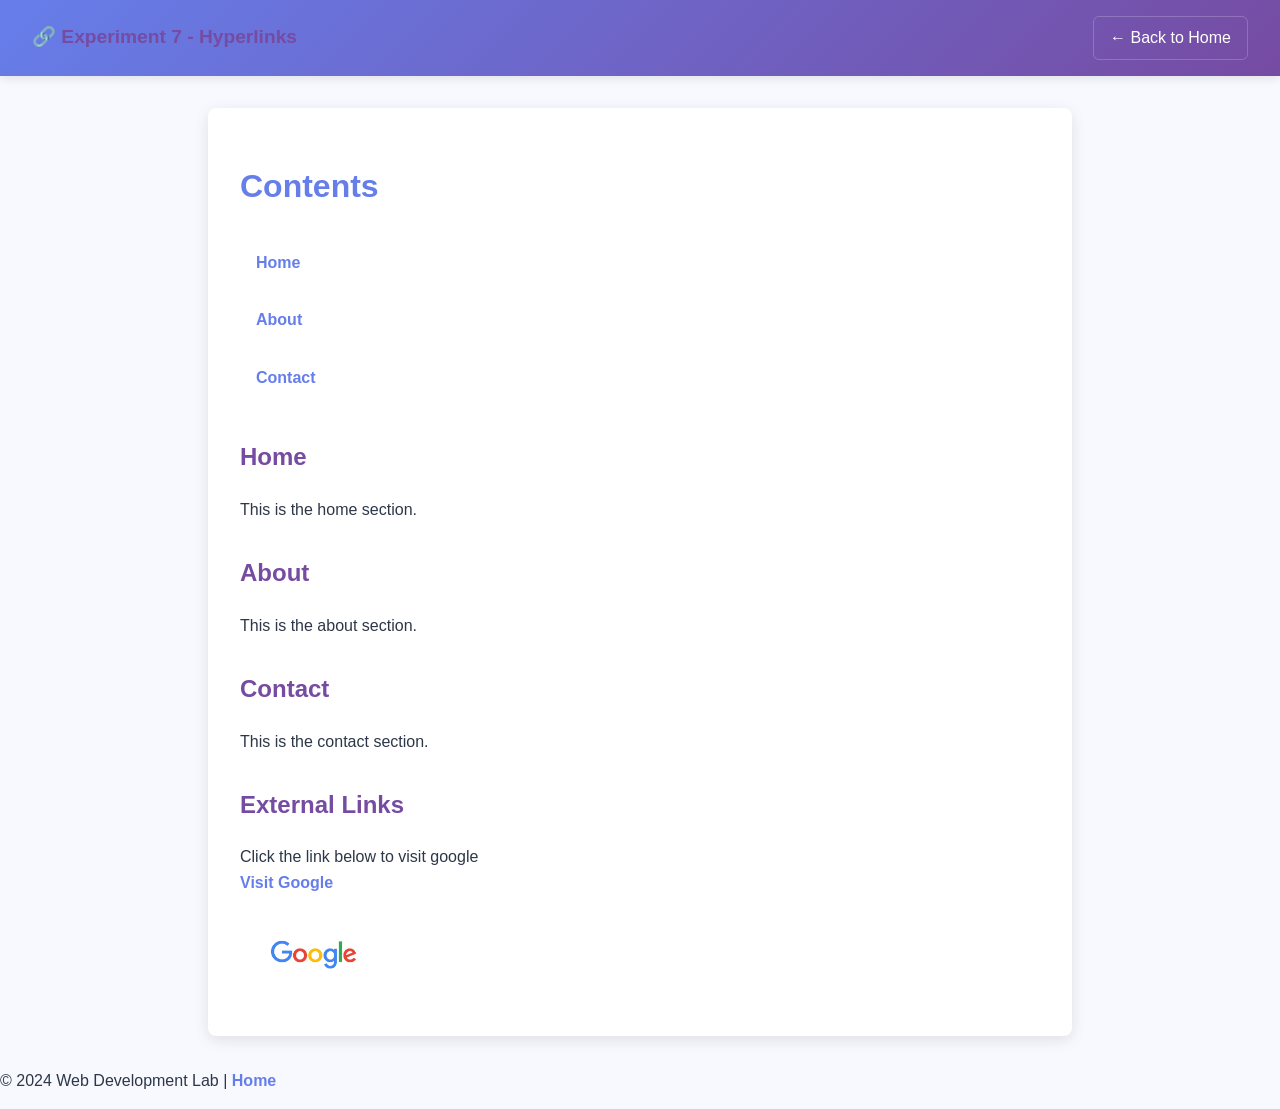
<file: Experiment 7/link.html>
<!DOCTYPE html>
<html>
<head>
<title>Content Page</title>
<link rel="stylesheet" href="../nav-style.css">
<style>
    body {
        font-family: 'Segoe UI', Tahoma, Geneva, Verdana, sans-serif;
        background-color: #f8f9ff;
        color: #2d3748;
    }
    .link-container {
        background: white;
        padding: 2rem;
        border-radius: 8px;
        box-shadow: 0 4px 15px rgba(0, 0, 0, 0.1);
        max-width: 800px;
        margin: 2rem auto;
    }
    h1 {
        color: #667eea;
    }
    h2 {
        color: #764ba2;
        margin-top: 2rem;
    }
    a {
        color: #667eea;
        text-decoration: none;
        font-weight: 600;
        transition: all 0.3s ease;
    }
    a:hover {
        color: #764ba2;
        text-decoration: underline;
    }
    ul {
        list-style-type: none;
        padding: 0;
    }
    ul li {
        padding: 0.5rem 0;
    }
    ul li a {
        padding: 0.5rem 1rem;
        display: inline-block;
    }
</style>
</head>

<body>
    <nav class="nav-header">
        <h2 class="nav-title">🔗 Experiment 7 - Hyperlinks</h2>
        <div class="nav-buttons">
            <a href="../index.html" class="back-btn">← Back to Home</a>
        </div>
    </nav>

    <div class="link-container">
<h1>Contents</h1>

<ul>
<li><a href="#home">Home</a></li>
<li><a href="#about">About</a></li>
<li><a href="#contact">Contact</a></li>
</ul>

<h2 id="home">Home</h2>
<p>This is the home section.</p>

<h2 id="about">About</h2>
<p>This is the about section.</p>

<h2 id="contact">Contact</h2>
<p>This is the contact section.</p>

<h2>External Links</h2>

<!-- Text Link -->
<p>Click the link below to visit google<br>

<a href="https://www.google.com">Visit Google</a>
</p>


<!-- Image Link -->
<a href="https://www.google.com">
<img src="google image.png" alt="Google" width="150">
</a>

</div>

<footer class="exp-footer">
    <p>&copy; 2024 Web Development Lab | 
        <a href="../index.html">Home</a>
    </p>
</footer>
</body>
</html>
</file>
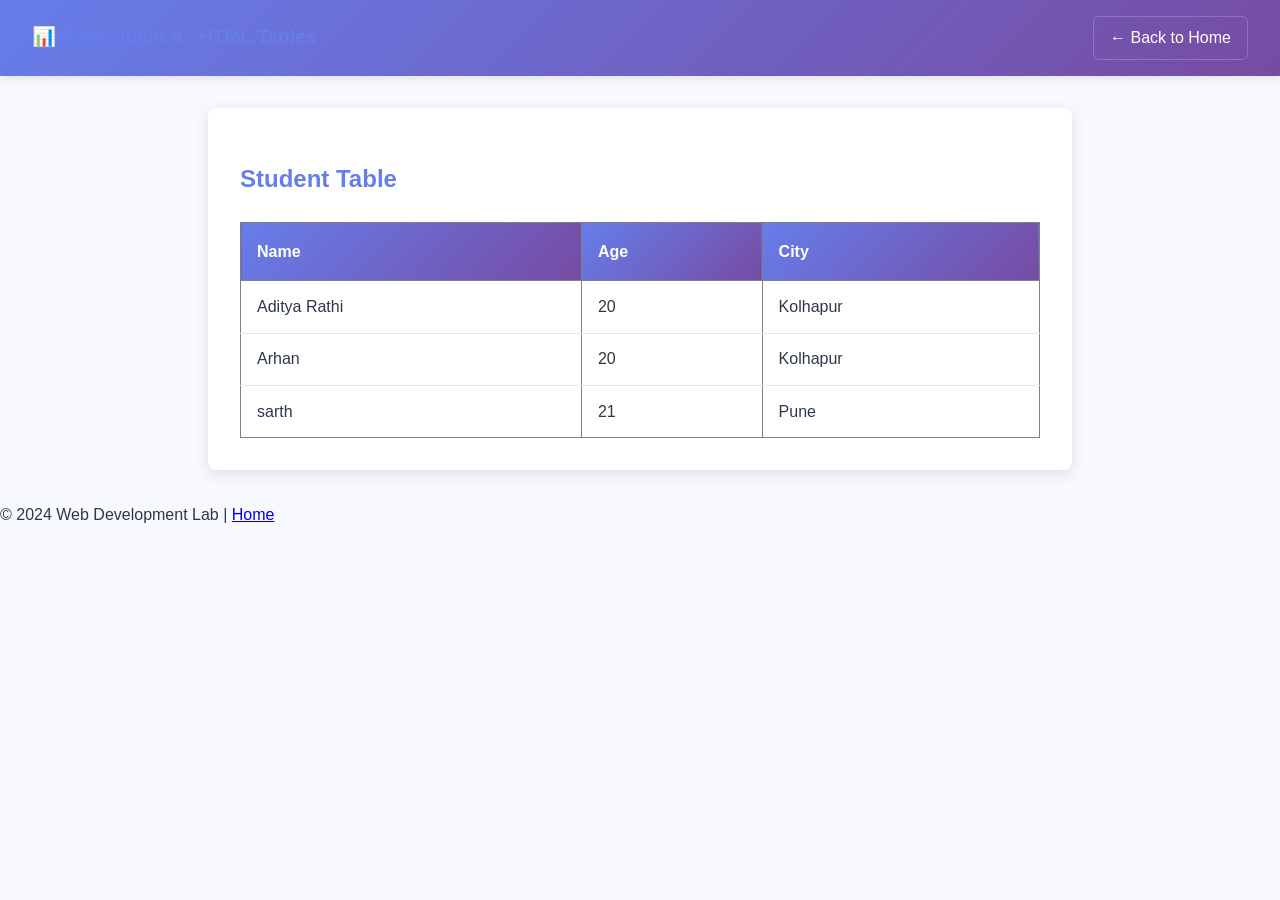
<file: Experiment 8/table1.html>
<!DOCTYPE html>
<html>

<head>
    <title>Simple Table</title>
    <link rel="stylesheet" href="../nav-style.css">
    <style>
        body {
            font-family: 'Segoe UI', Tahoma, Geneva, Verdana, sans-serif;
            background-color: #f8f9ff;
            color: #2d3748;
        }
        .table-container {
            background: white;
            padding: 2rem;
            border-radius: 8px;
            box-shadow: 0 4px 15px rgba(0, 0, 0, 0.1);
            max-width: 800px;
            margin: 2rem auto;
        }
        h2 {
            color: #667eea;
            margin-bottom: 1.5rem;
        }
        table {
            width: 100%;
            border-collapse: collapse;
            margin-top: 1rem;
        }
        th {
            background: linear-gradient(135deg, #667eea 0%, #764ba2 100%);
            color: white;
            padding: 1rem;
            text-align: left;
            font-weight: 600;
        }
        td {
            padding: 0.8rem 1rem;
            border-bottom: 1px solid #e2e8f0;
        }
        tr:hover {
            background-color: #f8f9ff;
        }
        tr:last-child td {
            border-bottom: none;
        }
    </style>
</head>

<body>
    <nav class="nav-header">
        <h2 class="nav-title">📊 Experiment 8 - HTML Tables</h2>
        <div class="nav-buttons">
            <a href="../index.html" class="back-btn">← Back to Home</a>
        </div>
    </nav>

    <div class="table-container">
    <h2>Student Table</h2>

    <table border="1">
        <tr>
            <th>Name</th>
            <th>Age</th>
            <th>City</th>
        </tr>
        <tr>
            <td>Aditya Rathi</td>
            <td>20</td>
            <td>Kolhapur</td>
        </tr>
        <tr>
            <td>Arhan</td>
            <td>20</td>
            <td>Kolhapur</td>
        </tr>
        <tr>
            <td>sarth</td>
            <td>21</td>
            <td>Pune</td>
        </tr>
    </table>
    </div>

    <footer class="exp-footer">
        <p>&copy; 2024 Web Development Lab | 
            <a href="../index.html">Home</a>
        </p>
    </footer>
</body>

</html>
</file>
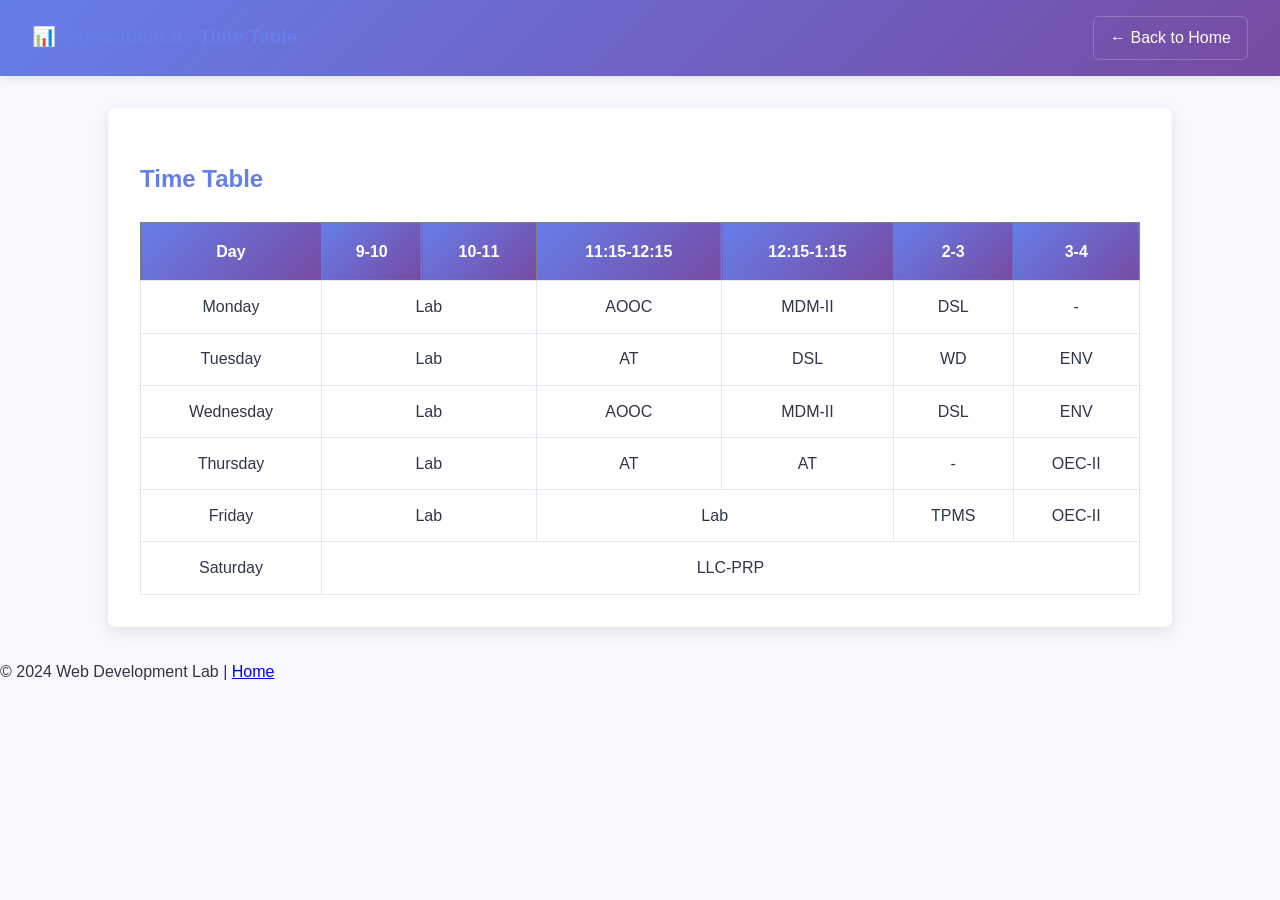
<file: Experiment 8/table2.html>
<!DOCTYPE html>
<html>
<head>
    <title>Simple Time Table</title>
    <link rel="stylesheet" href="../nav-style.css">
    <style>
        body {
            font-family: 'Segoe UI', Tahoma, Geneva, Verdana, sans-serif;
            background-color: #f8f9ff;
            color: #2d3748;
        }
        .table-container {
            background: white;
            padding: 2rem;
            border-radius: 8px;
            box-shadow: 0 4px 15px rgba(0, 0, 0, 0.1);
            max-width: 1000px;
            margin: 2rem auto;
            overflow-x: auto;
        }
        h2 {
            color: #667eea;
            margin-bottom: 1.5rem;
        }
        table {
            width: 100%;
            border-collapse: collapse;
            margin-top: 1rem;
        }
        th {
            background: linear-gradient(135deg, #667eea 0%, #764ba2 100%);
            color: white;
            padding: 1rem;
            text-align: center;
            font-weight: 600;
        }
        td {
            padding: 0.8rem 1rem;
            border: 1px solid #e2e8f0;
            text-align: center;
        }
        tr:hover {
            background-color: #f8f9ff;
        }
    </style>
</head>
<body>
    <nav class="nav-header">
        <h2 class="nav-title">📊 Experiment 8 - Time Table</h2>
        <div class="nav-buttons">
            <a href="../index.html" class="back-btn">← Back to Home</a>
        </div>
    </nav>

    <div class="table-container">
<h2>Time Table</h2>

<table border="1">

<tr>
    <th>Day</th>
    <th>9-10</th>
    <th>10-11</th>
    <th>11:15-12:15</th>
    <th>12:15-1:15</th>
    <th>2-3</th>
    <th>3-4</th>
</tr>

<tr>
    <td>Monday</td>
    <td colspan="2">Lab</td>
    <td>AOOC</td>
    <td>MDM-II</td>
    <td>DSL</td>
    <td>-</td>
</tr>

<tr>
    <td>Tuesday</td>
    <td colspan="2">Lab</td>
    <td>AT</td>
    <td>DSL</td>
    <td>WD</td>
    <td>ENV</td>
</tr>

<tr>
    <td>Wednesday</td>
    <td colspan="2">Lab</td>
    <td>AOOC</td>
    <td>MDM-II</td>
    <td>DSL</td>
    <td>ENV</td>
</tr>

<tr>
    <td>Thursday</td>
    <td colspan="2">Lab</td>
    <td>AT</td>
    <td>AT</td>
    <td>-</td>
    <td>OEC-II</td>
</tr>

<tr>
    <td>Friday</td>
    <td colspan="2">Lab</td>
    <td colspan="2">Lab</td>
    <td>TPMS</td>
    <td>OEC-II</td>
</tr>

<tr>
    <td>Saturday</td>
    <td colspan="6">LLC-PRP</td>
</tr>

</table>
    </div>

    <footer class="exp-footer">
        <p>&copy; 2024 Web Development Lab | 
            <a href="../index.html">Home</a>
        </p>
    </footer>
</body>
</html>
</file>
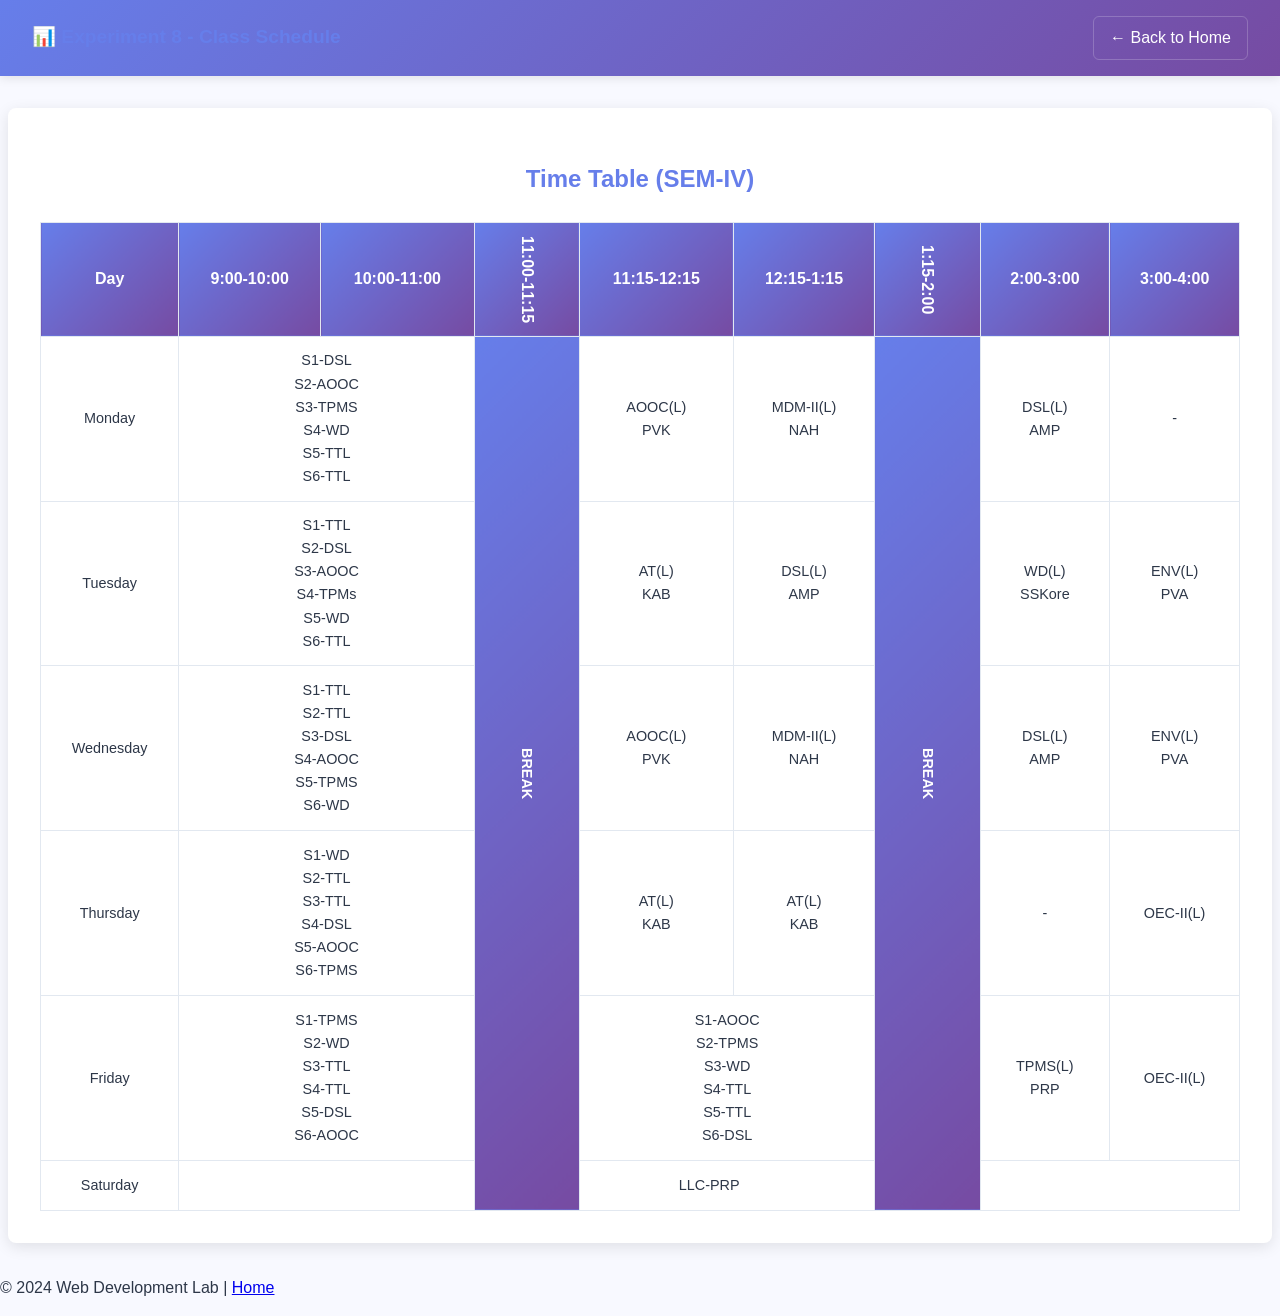
<file: Experiment 8/table3.html>
<!DOCTYPE html>
<html>
<head>
    <title>Time Table</title>
    <link rel="stylesheet" href="../nav-style.css">
    <style>
        body {
            font-family: 'Segoe UI', Tahoma, Geneva, Verdana, sans-serif;
            background-color: #f8f9ff;
            color: #2d3748;
        }
        .table-container {
            background: white;
            padding: 2rem;
            border-radius: 8px;
            box-shadow: 0 4px 15px rgba(0, 0, 0, 0.1);
            max-width: 1200px;
            margin: 2rem auto;
            overflow-x: auto;
        }
        h2 {
            color: #667eea;
            margin-bottom: 1.5rem;
            text-align: center;
        }
        table {
            border-collapse: collapse;
            width: 100%;
            text-align: center;
            margin-top: 1rem;
        }
        th, td {
            border: 1px solid #e2e8f0;
            padding: 0.8rem;
        }
        th {
            background: linear-gradient(135deg, #667eea 0%, #764ba2 100%);
            color: white;
            font-weight: 600;
        }
        td {
            font-size: 0.9rem;
        }
        tr:hover {
            background-color: #f8f9ff;
        }
        .break {
            writing-mode: vertical-rl;
            font-weight: bold;
            background: linear-gradient(135deg, #667eea 0%, #764ba2 100%);
            color: white;
        }
    </style>
</head>
<body>
    <nav class="nav-header">
        <h2 class="nav-title">📊 Experiment 8 - Class Schedule</h2>
        <div class="nav-buttons">
            <a href="../index.html" class="back-btn">← Back to Home</a>
        </div>
    </nav>

    <div class="table-container">
<h2>Time Table (SEM-IV)</h2>

<table>
    <tr>
        <th>Day</th>
        <th>9:00-10:00</th>
        <th>10:00-11:00</th>
        <th class="break">11:00-11:15</th>
        <th>11:15-12:15</th>
        <th>12:15-1:15</th>
        <th class="break">1:15-2:00</th>
        <th>2:00-3:00</th>
        <th>3:00-4:00</th>
    </tr>

    <tr>
        <td>Monday</td>
        <td colspan="2">S1-DSL<br>S2-AOOC<br>S3-TPMS<br>S4-WD<br>S5-TTL<br>S6-TTL</td>
        <td rowspan="6" class="break">BREAK</td>
        <td>AOOC(L)<br>PVK</td>
        <td>MDM-II(L)<br>NAH</td>
        <td rowspan="6" class="break">BREAK</td>
        <td>DSL(L)<br>AMP</td>
        <td>-</td>
    </tr>

    <tr>
        <td>Tuesday</td>
        <td colspan="2">S1-TTL<br>S2-DSL<br>S3-AOOC<br>S4-TPMs<br>S5-WD<br>S6-TTL</td>
        <td>AT(L)<br>KAB</td>
        <td>DSL(L)<br>AMP</td>
        <td>WD(L)<br>SSKore</td>
        <td>ENV(L)<br>PVA</td>
    </tr>

    <tr>
        <td>Wednesday</td>
        <td colspan="2">S1-TTL<br>S2-TTL<br>S3-DSL<br>S4-AOOC<br>S5-TPMS<br>S6-WD</td>
        <td>AOOC(L)<br>PVK</td>
        <td>MDM-II(L)<br>NAH</td>
        <td>DSL(L)<br>AMP</td>
        <td>ENV(L)<br>PVA</td>
    </tr>

    <tr>
        <td>Thursday</td>
        <td colspan="2">S1-WD<br>S2-TTL<br>S3-TTL<br>S4-DSL<br>S5-AOOC<br>S6-TPMS</td>
        <td>AT(L)<br>KAB</td>
        <td>AT(L)<br>KAB</td>
        <td>-</td>
        <td>OEC-II(L)</td>
    </tr>

    <tr>
        <td>Friday</td>
        <td colspan="2">S1-TPMS<br>S2-WD<br>S3-TTL<br>S4-TTL<br>S5-DSL<br>S6-AOOC</td>
        <td colspan="2">S1-AOOC<br>S2-TPMS<br>S3-WD<br>S4-TTL<br>S5-TTL<br>S6-DSL</td>
        <td>TPMS(L)<br>PRP</td>
        <td>OEC-II(L)</td>
    </tr>

    <tr>
        <td>Saturday</td>
        <td colspan="8">LLC-PRP</td>
    </tr>

</table>
    </div>

    <footer class="exp-footer">
        <p>&copy; 2024 Web Development Lab | 
            <a href="../index.html">Home</a>
        </p>
    </footer>
</body>
</html>
</file>
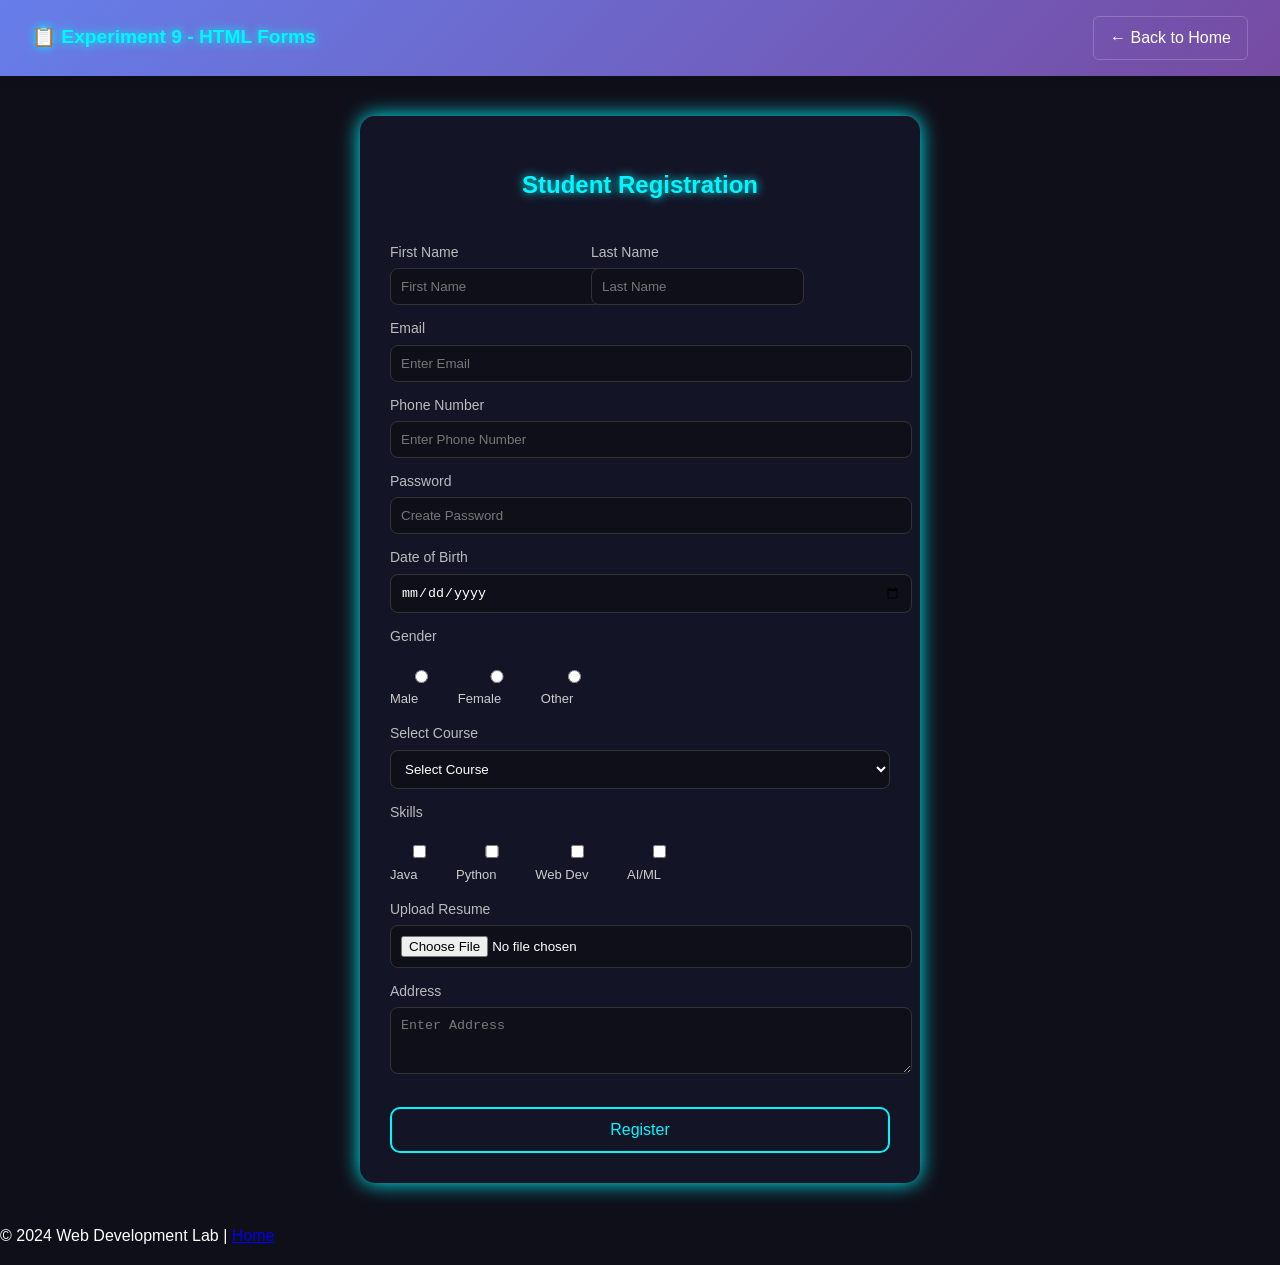
<file: Experiment 9/form.html>
<!DOCTYPE html>
<html lang="en">
<head>
<meta charset="UTF-8">
<title>Neon Student Registration</title>
<link rel="stylesheet" href="../nav-style.css">

<style>
    body {
        margin: 0;
        padding: 0;
        font-family: 'Segoe UI', sans-serif;
        background: #0f0f1a;
        color: #fff;
    }

    .container {
        width: 500px;
        margin: 40px auto;
        padding: 30px;
        background: #141427;
        border-radius: 15px;
        box-shadow: 0 0 20px #00f7ff;
    }

    h2 {
        text-align: center;
        margin-bottom: 25px;
        color: #00f7ff;
        text-shadow: 0 0 10px #00f7ff;
    }

    label {
        display: block;
        margin-top: 12px;
        font-size: 14px;
        color: #bbb;
    }

    input, select, textarea {
        width: 100%;
        padding: 10px;
        margin-top: 5px;
        border: 1px solid #333;
        border-radius: 8px;
        background: #0f0f1a;
        color: white;
        outline: none;
        transition: 0.3s;
    }

    input:focus, select:focus, textarea:focus {
        border-color: #00f7ff;
        box-shadow: 0 0 10px #00f7ff;
    }

    .row {
        display: flex;
        gap: 10px;
    }

    .row input {
        width: 100%;
    }

    .radio-group, .checkbox-group {
        display: flex;
        gap: 15px;
        margin-top: 5px;
        flex-wrap: wrap;
    }

    .radio-group label,
    .checkbox-group label {
        font-size: 13px;
        color: #ccc;
    }

    button {
        width: 100%;
        margin-top: 25px;
        padding: 12px;
        border: none;
        border-radius: 10px;
        background: transparent;
        color: #00f7ff;
        font-size: 16px;
        cursor: pointer;
        border: 2px solid #00f7ff;
        transition: 0.3s;
    }

    button:hover {
        background: #00f7ff;
        color: #000;
        box-shadow: 0 0 20px #00f7ff, 0 0 40px #00f7ff;
    }

    ::placeholder {
        color: #777;
    }

</style>
</head>

<body>
    <nav class="nav-header">
        <h2 class="nav-title">📋 Experiment 9 - HTML Forms</h2>
        <div class="nav-buttons">
            <a href="../index.html" class="back-btn">← Back to Home</a>
        </div>
    </nav>

<div class="container">
    <h2>Student Registration</h2>

    <form>

        <!-- Name Row -->
        <div class="row">
            <div>
                <label>First Name</label>
                <input type="text" placeholder="First Name" required>
            </div>
            <div>
                <label>Last Name</label>
                <input type="text" placeholder="Last Name" required>
            </div>
        </div>

        <!-- Contact -->
        <label>Email</label>
        <input type="email" placeholder="Enter Email">

        <label>Phone Number</label>
        <input type="tel" placeholder="Enter Phone Number">

        <!-- Account -->
        <label>Password</label>
        <input type="password" placeholder="Create Password">

        <!-- Personal Info -->
        <label>Date of Birth</label>
        <input type="date">

        <label>Gender</label>
        <div class="radio-group">
            <label><input type="radio" name="gender"> Male</label>
            <label><input type="radio" name="gender"> Female</label>
            <label><input type="radio" name="gender"> Other</label>
        </div>

        <!-- Academic -->
        <label>Select Course</label>
        <select>
            <option>Select Course</option>
            <option>B.Tech</option>
            <option>BCA</option>
            <option>B.Sc</option>
            <option>M.Tech</option>
        </select>

        <!-- Skills -->
        <label>Skills</label>
        <div class="checkbox-group">
            <label><input type="checkbox"> Java</label>
            <label><input type="checkbox"> Python</label>
            <label><input type="checkbox"> Web Dev</label>
            <label><input type="checkbox"> AI/ML</label>
        </div>

        <!-- File -->
        <label>Upload Resume</label>
        <input type="file">

        <!-- Address -->
        <label>Address</label>
        <textarea rows="3" placeholder="Enter Address"></textarea>

        <!-- Submit -->
        <button type="submit">Register</button>

    </form>
</div>

<footer class="exp-footer">
    <p>&copy; 2024 Web Development Lab | 
        <a href="../index.html">Home</a>
    </p>
</footer>
</body>
</html>
</file>
<file: nav-style.css>
/* Navigation Styles */
.nav-header {
    background: linear-gradient(135deg, #667eea 0%, #764ba2 100%);
    color: white;
    padding: 1rem 2rem;
    display: flex;
    justify-content: space-between;
    align-items: center;
    box-shadow: 0 2px 10px rgba(0, 0, 0, 0.1);
    position: sticky;
    top: 0;
    z-index: 100;
}

.nav-title {
    margin: 0;
    font-size: 1.2rem;
    font-weight: 600;
}

.nav-buttons {
    display: flex;
    gap: 1rem;
}

.back-btn, .nav-btn {
    color: white;
    text-decoration: none;
    padding: 0.5rem 1rem;
    border-radius: 6px;
    transition: all 0.3s ease;
    font-weight: 500;
    border: 1px solid rgba(255, 255, 255, 0.2);
}

.back-btn:hover, .nav-btn:hover {
    background: rgba(255, 255, 255, 0.1);
    transform: translateY(-1px);
}

/* General Body Styles */
body {
    margin: 0;
    padding: 0;
    font-family: 'Segoe UI', Tahoma, Geneva, Verdana, sans-serif;
    line-height: 1.6;
}

/* Container Styles */
.experiment-container, .container {
    max-width: 1200px;
    margin: 2rem auto;
    padding: 2rem;
    background: white;
    border-radius: 12px;
    box-shadow: 0 4px 20px rgba(0, 0, 0, 0.08);
}

/* Button Styles */
.btn {
    display: inline-block;
    padding: 0.75rem 1.5rem;
    background: linear-gradient(135deg, #667eea 0%, #764ba2 100%);
    color: white;
    text-decoration: none;
    border-radius: 8px;
    transition: all 0.3s ease;
    border: none;
    cursor: pointer;
    font-weight: 500;
}

.btn:hover {
    transform: translateY(-2px);
    box-shadow: 0 4px 15px rgba(102, 126, 234, 0.4);
}

/* Card Styles for Index */
.experiment-card {
    background: white;
    border-radius: 12px;
    padding: 1.5rem;
    margin: 1rem 0;
    box-shadow: 0 2px 10px rgba(0, 0, 0, 0.05);
    border: 1px solid #e2e8f0;
    transition: all 0.3s ease;
}

.experiment-card:hover {
    transform: translateY(-2px);
    box-shadow: 0 4px 20px rgba(0, 0, 0, 0.1);
}

.experiment-card h3 {
    margin-top: 0;
    color: #2d3748;
}

.experiment-card p {
    color: #718096;
    margin-bottom: 1rem;
}

.experiment-card .btn {
    margin-top: 1rem;
}

/* Grid Layout for Cards */
.experiments-grid {
    display: grid;
    grid-template-columns: repeat(auto-fit, minmax(300px, 1fr));
    gap: 1.5rem;
    margin: 2rem 0;
}
</file>
<file: Experiment 10/style.css>
/* A4 PAGE SETUP */
@page {
    size: A4;
    margin: 20mm;
}

body {
    margin: 0;
    padding: 0;
    background: #ccc; /* outside page */
    font-family: 'Segoe UI', sans-serif;
}

/* A4 CONTAINER */
.resume {
    width: 210mm;
    min-height: 297mm;
    background: white;
    margin: auto;
    padding: 20mm;
    box-sizing: border-box;
}

/* HEADER */
.header {
    text-align: center;
    border-bottom: 2px solid #2563eb;
    padding-bottom: 10px;
}

.header h1 {
    margin: 0;
    font-size: 26px;
}

.header p {
    margin: 4px 0;
    font-size: 14px;
    color: #555;
}

.contact span {
    margin: 0 8px;
    font-size: 12px;
}

/* LAYOUT */
.content {
    display: flex;
    margin-top: 15px;
}

.left {
    width: 40%;
    padding-right: 15px;
}

.right {
    width: 60%;
}

/* SECTIONS */
.section {
    margin-bottom: 15px;
}

.section h2 {
    font-size: 15px;
    color: #2563eb;
    margin-bottom: 8px;
}

/* ITEMS */
.item {
    margin-bottom: 8px;
}

.item h3 {
    margin: 0;
    font-size: 13px;
}

.item span {
    font-size: 11px;
    color: gray;
}

.item p {
    font-size: 12px;
    margin: 3px 0;
}

/* TAGS */
.tags span {
    display: inline-block;
    background: #e0e7ff;
    color: #1e3a8a;
    padding: 4px 8px;
    margin: 3px;
    border-radius: 15px;
    font-size: 11px;
}

/* LIST */
ul {
    padding-left: 15px;
}

li {
    font-size: 12px;
}
</file>
